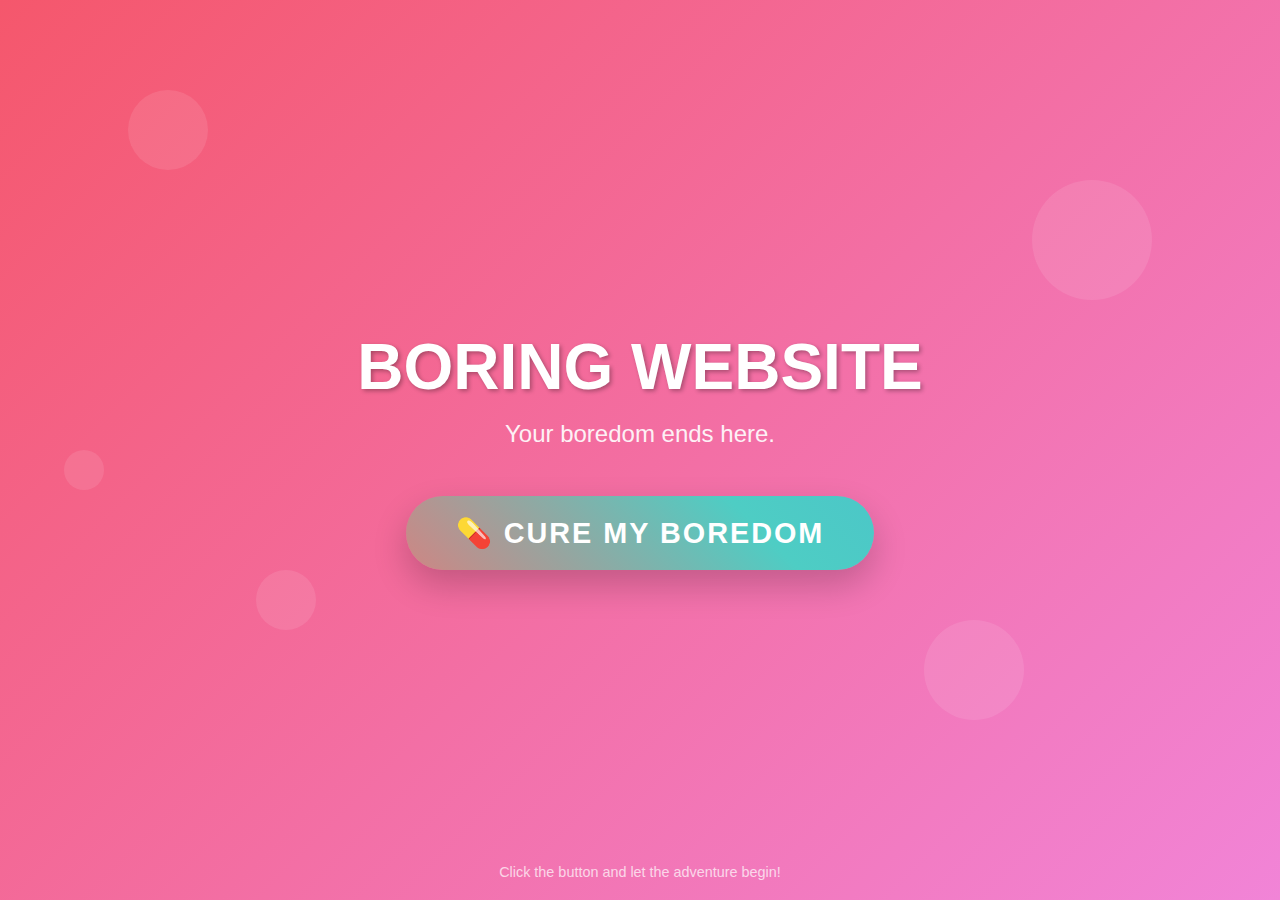
<file: index.html>
<!DOCTYPE html>
<html lang="en">
	<head>
		<meta charset="UTF-8" />
		<meta name="viewport" content="width=device-width, initial-scale=1.0" />
		<title>Boring Website - Cure Your Boredom</title>
		<style>
			* {
				margin: 0;
				padding: 0;
				box-sizing: border-box;
			}

			body {
				font-family: "Segoe UI", Tahoma, Geneva, Verdana, sans-serif;
				background: linear-gradient(-45deg, #667eea, #764ba2, #f093fb, #f5576c);
				background-size: 400% 400%;
				animation: gradientShift 15s ease infinite;
				height: 100vh;
				display: flex;
				justify-content: center;
				align-items: center;
				overflow: hidden;
				color: white;
			}

			@keyframes gradientShift {
				0% {
					background-position: 0% 50%;
				}
				50% {
					background-position: 100% 50%;
				}
				100% {
					background-position: 0% 50%;
				}
			}

			.container {
				text-align: center;
				z-index: 10;
				position: relative;
			}

			.floating-elements {
				position: absolute;
				top: 0;
				left: 0;
				width: 100%;
				height: 100%;
				overflow: hidden;
				z-index: 1;
			}

			.floating-element {
				position: absolute;
				background: rgba(255, 255, 255, 0.1);
				border-radius: 50%;
				animation: float 6s ease-in-out infinite;
			}

			@keyframes float {
				0%,
				100% {
					transform: translateY(0px) rotate(0deg);
				}
				50% {
					transform: translateY(-20px) rotate(180deg);
				}
			}

			h1 {
				font-size: 4rem;
				font-weight: 700;
				margin-bottom: 1rem;
				text-shadow: 2px 2px 4px rgba(0, 0, 0, 0.3);
				animation: glow 2s ease-in-out infinite alternate;
			}

			@keyframes glow {
				from {
					text-shadow: 2px 2px 4px rgba(0, 0, 0, 0.3),
						0 0 20px rgba(255, 255, 255, 0.3);
				}
				to {
					text-shadow: 2px 2px 4px rgba(0, 0, 0, 0.3),
						0 0 30px rgba(255, 255, 255, 0.6);
				}
			}

			.subtitle {
				font-size: 1.5rem;
				margin-bottom: 3rem;
				opacity: 0.9;
				font-weight: 300;
			}

			.cure-button {
				background: linear-gradient(45deg, #ff6b6b, #4ecdc4, #45b7d1, #96ceb4);
				background-size: 300% 300%;
				border: none;
				padding: 20px 50px;
				font-size: 1.8rem;
				font-weight: 600;
				color: white;
				border-radius: 50px;
				cursor: pointer;
				box-shadow: 0 15px 35px rgba(0, 0, 0, 0.2);
				transition: all 0.3s ease;
				animation: buttonGradient 3s ease infinite;
				text-transform: uppercase;
				letter-spacing: 2px;
			}

			@keyframes buttonGradient {
				0% {
					background-position: 0% 50%;
				}
				50% {
					background-position: 100% 50%;
				}
				100% {
					background-position: 0% 50%;
				}
			}

			.cure-button:hover {
				transform: translateY(-5px) scale(1.05);
				box-shadow: 0 25px 50px rgba(0, 0, 0, 0.3);
			}

			.cure-button:active {
				transform: translateY(-2px) scale(1.02);
			}

			.loading {
				display: none;
				margin-top: 2rem;
			}

			.loading-text {
				font-size: 1.2rem;
				margin-bottom: 1rem;
			}

			.loading-bar {
				width: 300px;
				height: 6px;
				background: rgba(255, 255, 255, 0.2);
				border-radius: 3px;
				margin: 0 auto;
				overflow: hidden;
			}

			.loading-progress {
				width: 0%;
				height: 100%;
				background: linear-gradient(90deg, #ff6b6b, #4ecdc4);
				border-radius: 3px;
				animation: loading 2s ease-in-out;
			}

			@keyframes loading {
				0% {
					width: 0%;
				}
				100% {
					width: 100%;
				}
			}

			.footer {
				position: absolute;
				bottom: 20px;
				left: 50%;
				transform: translateX(-50%);
				font-size: 0.9rem;
				opacity: 0.7;
			}

			@media (max-width: 768px) {
				h1 {
					font-size: 2.5rem;
				}
				.subtitle {
					font-size: 1.2rem;
				}
				.cure-button {
					padding: 15px 30px;
					font-size: 1.4rem;
				}
			}
		</style>
	</head>
	<body>
		<div class="floating-elements">
			<div
				class="floating-element"
				style="
					width: 80px;
					height: 80px;
					top: 10%;
					left: 10%;
					animation-delay: 0s;
				"
			></div>
			<div
				class="floating-element"
				style="
					width: 120px;
					height: 120px;
					top: 20%;
					right: 10%;
					animation-delay: 2s;
				"
			></div>
			<div
				class="floating-element"
				style="
					width: 60px;
					height: 60px;
					bottom: 30%;
					left: 20%;
					animation-delay: 4s;
				"
			></div>
			<div
				class="floating-element"
				style="
					width: 100px;
					height: 100px;
					bottom: 20%;
					right: 20%;
					animation-delay: 1s;
				"
			></div>
			<div
				class="floating-element"
				style="
					width: 40px;
					height: 40px;
					top: 50%;
					left: 5%;
					animation-delay: 3s;
				"
			></div>
		</div>

		<div class="container">
			<h1>BORING WEBSITE</h1>
			<p class="subtitle">Your boredom ends here.</p>

			<button class="cure-button" onclick="cureBoredom()">
				💊 CURE MY BOREDOM
			</button>

			<div class="loading" id="loading">
				<p class="loading-text">Finding the perfect cure...</p>
				<div class="loading-bar">
					<div class="loading-progress"></div>
				</div>
			</div>
		</div>

		<div class="footer">
			<p>Click the button and let the adventure begin!</p>
		</div>

		<script>
			// Array of interesting websites to cure boredom
			const boredomCures = ["./games/webcraft/index.html"];

			function cureBoredom() {
				const button = document.querySelector(".cure-button");
				const loading = document.getElementById("loading");

				// Show loading animation
				button.style.display = "none";
				loading.style.display = "block";

				// Add some suspense with a delay
				setTimeout(() => {
					// Pick a random cure
					const randomCure =
						boredomCures[Math.floor(Math.random() * boredomCures.length)];

					// Redirect to the random site
					window.open(randomCure, "_blank");

					// Reset the button after a short delay
					setTimeout(() => {
						button.style.display = "inline-block";
						loading.style.display = "none";
					}, 1000);
				}, 2000);
			}

			// Add some interactive sparkle effects
			document.addEventListener("mousemove", (e) => {
				if (Math.random() > 0.9) {
					createSparkle(e.clientX, e.clientY);
				}
			});

			function createSparkle(x, y) {
				const sparkle = document.createElement("div");
				sparkle.style.position = "absolute";
				sparkle.style.left = x + "px";
				sparkle.style.top = y + "px";
				sparkle.style.width = "4px";
				sparkle.style.height = "4px";
				sparkle.style.background = "white";
				sparkle.style.borderRadius = "50%";
				sparkle.style.pointerEvents = "none";
				sparkle.style.zIndex = "1000";
				sparkle.style.animation = "sparkle 1s ease-out forwards";

				document.body.appendChild(sparkle);

				setTimeout(() => {
					sparkle.remove();
				}, 1000);
			}

			// Add sparkle animation
			const style = document.createElement("style");
			style.textContent = `
            @keyframes sparkle {
                0% { opacity: 1; transform: scale(0) rotate(0deg); }
                50% { opacity: 1; transform: scale(1) rotate(180deg); }
                100% { opacity: 0; transform: scale(0) rotate(360deg); }
            }
        `;
			document.head.appendChild(style);
		</script>
	</body>
</html>
</file>
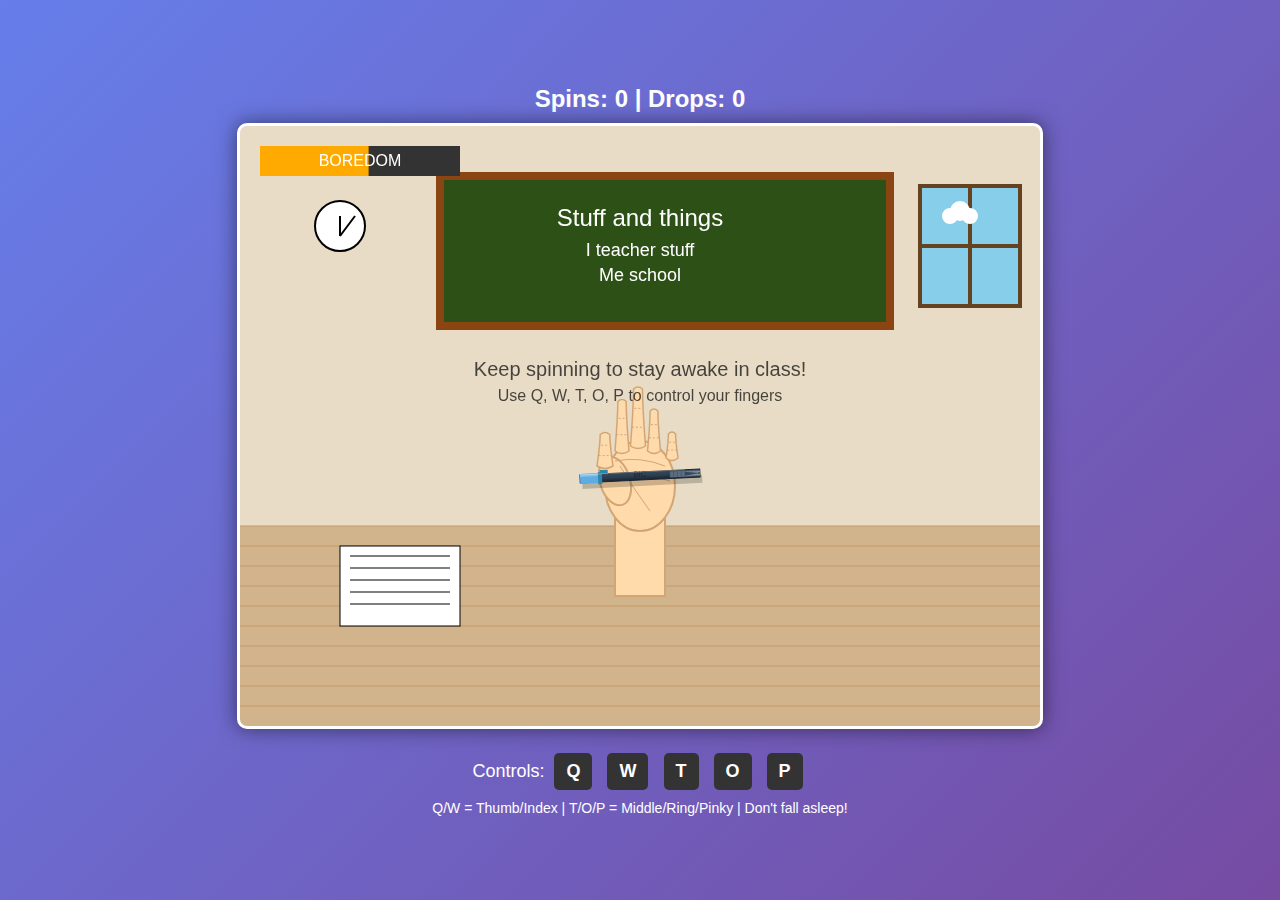
<file: games/pen_spinner/index.html>
<!DOCTYPE html>
<html lang="en">
	<head>
		<meta charset="UTF-8" />
		<meta name="viewport" content="width=device-width, initial-scale=1.0" />
		<title>Pen Spinner - Rage Game</title>
		<style>
			body {
				margin: 0;
				padding: 0;
				background: linear-gradient(135deg, #667eea 0%, #764ba2 100%);
				font-family: "Arial", sans-serif;
				display: flex;
				justify-content: center;
				align-items: center;
				min-height: 100vh;
				overflow: hidden;
			}

			#gameContainer {
				text-align: center;
				color: white;
			}

			#gameCanvas {
				border: 3px solid #fff;
				border-radius: 10px;
				background: #f0f0f0;
				box-shadow: 0 0 20px rgba(0, 0, 0, 0.5);
			}

			#controls {
				margin-top: 20px;
				font-size: 18px;
			}

			#score {
				font-size: 24px;
				font-weight: bold;
				margin-bottom: 10px;
			}

			.key {
				display: inline-block;
				background: #333;
				color: white;
				padding: 8px 12px;
				margin: 0 5px;
				border-radius: 5px;
				font-weight: bold;
			}

			.pressed {
				background: #ff6b6b !important;
				transform: scale(0.95);
			}
		</style>
	</head>
	<body>
		<div id="gameContainer">
			<div id="score">Spins: 0 | Drops: 0</div>
			<canvas id="gameCanvas" width="800" height="600"></canvas>
			<div id="controls">
				<div>
					Controls: <span class="key" id="keyQ">Q</span>
					<span class="key" id="keyW">W</span>
					<span class="key" id="keyT">T</span>
					<span class="key" id="keyO">O</span>
					<span class="key" id="keyP">P</span>
				</div>
				<div style="margin-top: 10px; font-size: 14px">
					Q/W = Thumb/Index | T/O/P = Middle/Ring/Pinky | Don't fall asleep!
				</div>
			</div>
		</div>

		<script>
			const canvas = document.getElementById("gameCanvas");
			const ctx = canvas.getContext("2d");

			// Game state
			let spins = 0;
			let drops = 0;
			let gameRunning = true;
			let boredom = 50; // Start at medium boredom
			let lastSpinTime = Date.now();

			// Hand and pen physics
			let hand = {
				x: canvas.width / 2,
				y: canvas.height / 2 + 50,
				fingers: {
					thumb: { angle: 0.3, force: 0, extended: 0.7 },
					index: { angle: 0.1, force: 0, extended: 0.9 },
					middle: { angle: -0.1, force: 0, extended: 0.95 },
					ring: { angle: -0.3, force: 0, extended: 0.8 },
					pinky: { angle: -0.4, force: 0, extended: 0.6 },
				},
			};

			let pen = {
				x: canvas.width / 2,
				y: canvas.height / 2,
				angle: 0,
				angularVelocity: 0,
				velocityX: 0,
				velocityY: 0,
				length: 120,
				held: true,
				stability: 1.0,
			};

			// Input handling
			let keys = {};

			document.addEventListener("keydown", (e) => {
				if (!gameRunning) {
					// Reset game on any key press
					spins = 0;
					drops = 0;
					boredom = 50;
					gameRunning = true;
					lastSpinTime = Date.now();
					resetPen();
					updateScore();
					return;
				}

				keys[e.key.toLowerCase()] = true;
				updateKeyVisuals(e.key.toLowerCase(), true);
			});

			document.addEventListener("keyup", (e) => {
				keys[e.key.toLowerCase()] = false;
				updateKeyVisuals(e.key.toLowerCase(), false);
			});

			function updateKeyVisuals(key, pressed) {
				const keyMap = {
					q: "keyQ",
					w: "keyW",
					t: "keyT",
					o: "keyO",
					p: "keyP",
				};
				const element = document.getElementById(keyMap[key]);
				if (element) {
					if (pressed) {
						element.classList.add("pressed");
					} else {
						element.classList.remove("pressed");
					}
				}
			}

			function updatePhysics() {
				if (!gameRunning) return;

				// Update boredom - increases over time, decreases when spinning
				const currentTime = Date.now();
				const timeSinceLastSpin = currentTime - lastSpinTime;

				// Boredom increases slowly over time
				boredom += 0.1;

				// Boredom reduction moved to spin counting section below
				// (removed the fast spinning boredom reduction here)

				// Clamp boredom between 0 and 100
				boredom = Math.max(0, Math.min(100, boredom));

				// Game over if too bored
				if (boredom >= 100) {
					gameRunning = false;
				}

				// Update finger forces based on input
				hand.fingers.thumb.force = keys["q"] ? 1 : 0;
				hand.fingers.index.force = keys["w"] ? 1 : 0;
				hand.fingers.middle.force = keys["t"] ? 1 : 0;
				hand.fingers.ring.force = keys["o"] ? 1 : 0;
				hand.fingers.pinky.force = keys["p"] ? 1 : 0;

				// Calculate finger positions and forces
				let totalForceX = 0;
				let totalForceY = 0;
				let torque = 0;

				Object.keys(hand.fingers).forEach((fingerName, index) => {
					const finger = hand.fingers[fingerName];

					// Awkward physics - each finger affects pen differently
					if (finger.force > 0) {
						const fingerAngle = finger.angle + (Math.random() - 0.5) * 0.1; // Add chaos
						const forceMultiplier = finger.extended * finger.force;

						// Each finger applies force at different points along pen
						const contactPoint = index / 3 - 0.5; // -0.5 to 0.5 along pen

						totalForceX += Math.cos(fingerAngle) * forceMultiplier * 2;
						totalForceY += Math.sin(fingerAngle) * forceMultiplier * 2;

						// Torque calculation (distance from center of mass)
						torque +=
							contactPoint *
							forceMultiplier *
							Math.cos(pen.angle - fingerAngle) *
							0.1;
					}
				});

				if (pen.held) {
					// Apply forces to pen
					pen.velocityX += totalForceX * 0.02;
					pen.velocityY += totalForceY * 0.02;
					pen.angularVelocity += torque;

					// Damping
					pen.velocityX *= 0.95;
					pen.velocityY *= 0.95;
					pen.angularVelocity *= 0.98;

					// Update pen position and rotation
					pen.x += pen.velocityX;
					pen.y += pen.velocityY;
					pen.angle += pen.angularVelocity;

					// Check if pen is dropped (moved too far from hand)
					const distFromHand = Math.sqrt(
						Math.pow(pen.x - hand.x, 2) + Math.pow(pen.y - hand.y, 2)
					);

					if (
						distFromHand > 80 ||
						Math.abs(pen.velocityX) > 5 ||
						Math.abs(pen.velocityY) > 5
					) {
						pen.held = false;
						drops++;
						boredom += 20; // Increased from 10 to 20 - dropping pen significantly increases boredom
						updateScore();
					}

					// Count spins
					if (Math.abs(pen.angularVelocity) > 0.15) {
						const currentSpin = Math.floor(Math.abs(pen.angle) / (Math.PI * 2));
						if (currentSpin > spins) {
							spins = currentSpin;
							boredom -= 5; // Reduce boredom only on complete spins
							lastSpinTime = currentTime;
							updateScore();
						}
					}

					// Keep pen somewhat near hand (rage game balance)
					pen.x = Math.max(hand.x - 100, Math.min(hand.x + 100, pen.x));
					pen.y = Math.max(hand.y - 100, Math.min(hand.y + 100, pen.y));
				} else {
					// Pen is falling
					pen.velocityY += 0.3; // gravity
					pen.x += pen.velocityX;
					pen.y += pen.velocityY;
					pen.angle += pen.angularVelocity;

					// Reset if pen falls off screen
					if (pen.y > canvas.height + 50) {
						resetPen();
					}
				}
			}

			function resetPen() {
				pen.x = hand.x;
				pen.y = hand.y;
				pen.angle = Math.random() * 0.4 - 0.2;
				pen.angularVelocity = 0;
				pen.velocityX = 0;
				pen.velocityY = 0;
				pen.held = true;
			}

			function updateScore() {
				document.getElementById(
					"score"
				).textContent = `Spins: ${spins} | Drops: ${drops} | Boredom: ${Math.floor(
					boredom
				)}%`;
			}

			function drawClassroom() {
				// Clear canvas with classroom floor
				ctx.fillStyle = "#e8dcc6";
				ctx.fillRect(0, 0, canvas.width, canvas.height);

				// Draw desk surface
				ctx.fillStyle = "#d2b48c";
				ctx.fillRect(0, canvas.height - 200, canvas.width, 200);

				// Desk wood grain
				ctx.strokeStyle = "#c19a6b";
				ctx.lineWidth = 1;
				for (let i = 0; i < 10; i++) {
					ctx.beginPath();
					ctx.moveTo(0, canvas.height - 200 + i * 20);
					ctx.lineTo(canvas.width, canvas.height - 200 + i * 20);
					ctx.stroke();
				}

				// Blackboard in background
				ctx.fillStyle = "#2d5016";
				ctx.fillRect(200, 50, canvas.width - 350, 150);
				ctx.strokeStyle = "#8b4513";
				ctx.lineWidth = 8;
				ctx.strokeRect(200, 50, canvas.width - 350, 150);

				// Chalk writing on board
				ctx.fillStyle = "#ffffff";
				ctx.font = "24px Arial";
				ctx.textAlign = "center";
				ctx.fillText("Stuff and things", canvas.width / 2, 100);
				ctx.font = "18px Arial";
				ctx.fillText("I teacher stuff", canvas.width / 2, 130);
				ctx.fillText("Me school", canvas.width / 2, 155);

				// Window
				ctx.fillStyle = "#87ceeb";
				ctx.fillRect(canvas.width - 120, 60, 100, 120);
				ctx.strokeStyle = "#654321";
				ctx.lineWidth = 4;
				ctx.strokeRect(canvas.width - 120, 60, 100, 120);

				// Window cross
				ctx.beginPath();
				ctx.moveTo(canvas.width - 70, 60);
				ctx.lineTo(canvas.width - 70, 180);
				ctx.moveTo(canvas.width - 120, 120);
				ctx.lineTo(canvas.width - 20, 120);
				ctx.stroke();

				// Clouds in window
				ctx.fillStyle = "#ffffff";
				ctx.beginPath();
				ctx.arc(canvas.width - 90, 90, 8, 0, Math.PI * 2);
				ctx.arc(canvas.width - 80, 85, 10, 0, Math.PI * 2);
				ctx.arc(canvas.width - 70, 90, 8, 0, Math.PI * 2);
				ctx.fill();

				// Clock
				ctx.fillStyle = "#ffffff";
				ctx.beginPath();
				ctx.arc(100, 100, 25, 0, Math.PI * 2);
				ctx.fill();
				ctx.strokeStyle = "#000000";
				ctx.lineWidth = 2;
				ctx.stroke();

				// Clock hands (showing a boring time)
				ctx.beginPath();
				ctx.moveTo(100, 110);
				ctx.lineTo(100, 90);
				ctx.moveTo(100, 110);
				ctx.lineTo(115, 90);
				ctx.stroke();

				// Notebook on desk
				ctx.fillStyle = "#ffffff";
				ctx.fillRect(100, canvas.height - 180, 120, 80);
				ctx.strokeStyle = "#000000";
				ctx.lineWidth = 1;
				ctx.strokeRect(100, canvas.height - 180, 120, 80);

				// Notebook lines
				for (let i = 0; i < 5; i++) {
					ctx.beginPath();
					ctx.moveTo(110, canvas.height - 170 + i * 12);
					ctx.lineTo(210, canvas.height - 170 + i * 12);
					ctx.stroke();
				}
			}

			function drawBoredomMeter() {
				// Boredom meter background
				ctx.fillStyle = "#333";
				ctx.fillRect(20, 20, 200, 30);

				// Boredom meter fill
				const boredomColor =
					boredom > 75 ? "#ff4444" : boredom > 50 ? "#ffaa00" : "#44ff44";
				ctx.fillStyle = boredomColor;
				ctx.fillRect(20, 20, (boredom / 100) * 200, 30);

				// Boredom meter text
				ctx.fillStyle = "#fff";
				ctx.font = "16px Arial";
				ctx.textAlign = "center";
				ctx.fillText("BOREDOM", 120, 40);

				// Game over text
				if (!gameRunning) {
					ctx.fillStyle = "rgba(0,0,0,0.8)";
					ctx.fillRect(0, 0, canvas.width, canvas.height);

					ctx.fillStyle = "#ff4444";
					ctx.font = "48px Arial";
					ctx.textAlign = "center";
					ctx.fillText("TOO BORED!", canvas.width / 2, canvas.height / 2 - 20);

					ctx.fillStyle = "#fff";
					ctx.font = "24px Arial";
					ctx.fillText(
						"Press any key to try again",
						canvas.width / 2,
						canvas.height / 2 + 30
					);
				}
			}

			function drawHand() {
				ctx.save();
				ctx.translate(hand.x, hand.y);

				// Draw wrist/forearm
				ctx.fillStyle = "#ffdbac";
				ctx.fillRect(-25, 40, 50, 80);
				ctx.strokeStyle = "#d4a574";
				ctx.lineWidth = 2;
				ctx.strokeRect(-25, 40, 50, 80);

				// Palm (more hand-shaped)
				ctx.fillStyle = "#ffdbac";
				ctx.beginPath();
				ctx.ellipse(0, 10, 35, 45, 0, 0, Math.PI * 2);
				ctx.fill();
				ctx.strokeStyle = "#d4a574";
				ctx.lineWidth = 2;
				ctx.stroke();

				// Thumb base (more realistic positioning)
				ctx.fillStyle = "#ffdbac";
				ctx.beginPath();
				ctx.ellipse(-25, 5, 15, 25, -0.3, 0, Math.PI * 2);
				ctx.fill();
				ctx.stroke();

				// Draw fingers as continuous shapes
				const fingerData = [
					{
						name: "thumb",
						x: -35,
						baseY: -10,
						angle: 0,
						length: hand.fingers.thumb.extended * 45,
						baseWidth: 16,
					},
					{
						name: "index",
						x: -18,
						baseY: -25,
						angle: 0,
						length: hand.fingers.index.extended * 55,
						baseWidth: 14,
					},
					{
						name: "middle",
						x: -2,
						baseY: -30,
						angle: 0,
						length: hand.fingers.middle.extended * 60,
						baseWidth: 15,
					},
					{
						name: "ring",
						x: 14,
						baseY: -25,
						angle: 0,
						length: hand.fingers.ring.extended * 50,
						baseWidth: 13,
					},
					{
						name: "pinky",
						x: 32,
						baseY: -18,
						angle: 0,
						length: hand.fingers.pinky.extended * 40,
						baseWidth: 12,
					},
				];

				fingerData.forEach((fingerInfo) => {
					const finger = hand.fingers[fingerInfo.name];

					ctx.save();
					ctx.translate(fingerInfo.x, fingerInfo.baseY);
					ctx.rotate(fingerInfo.angle);

					// Draw finger as one continuous tapered shape
					ctx.fillStyle = finger.force > 0 ? "#ffb3b3" : "#ffdbac";
					ctx.beginPath();

					const baseWidth = fingerInfo.baseWidth;
					const tipWidth = baseWidth * 0.6;
					const length = fingerInfo.length;

					// Left side of finger (tapered)
					ctx.moveTo(-baseWidth / 2, 0);
					ctx.quadraticCurveTo(
						-tipWidth / 2,
						-length * 0.7,
						-tipWidth / 2,
						-length
					);

					// Fingertip (rounded)
					ctx.quadraticCurveTo(0, -length - 4, tipWidth / 2, -length);

					// Right side of finger (tapered)
					ctx.quadraticCurveTo(tipWidth / 2, -length * 0.7, baseWidth / 2, 0);

					// Base of finger (rounded)
					ctx.quadraticCurveTo(0, 5, -baseWidth / 2, 0);

					ctx.closePath();
					ctx.fill();

					// Finger outline
					ctx.strokeStyle = finger.force > 0 ? "#ff6b6b" : "#d4a574";
					ctx.lineWidth = 1.5;
					ctx.stroke();

					// Subtle joint lines
					ctx.strokeStyle = "#c49984";
					ctx.lineWidth = 0.8;
					ctx.setLineDash([2, 2]);

					// First joint
					ctx.beginPath();
					ctx.moveTo(-baseWidth * 0.4, -length * 0.33);
					ctx.lineTo(baseWidth * 0.4, -length * 0.33);
					ctx.stroke();

					// Second joint
					ctx.beginPath();
					ctx.moveTo(-tipWidth * 0.4, -length * 0.66);
					ctx.lineTo(tipWidth * 0.4, -length * 0.66);
					ctx.stroke();

					ctx.setLineDash([]);

					// Fingernail
					ctx.fillStyle = "#f5deb3";
					ctx.beginPath();
					ctx.ellipse(0, -length + 2, tipWidth / 3, 3, 0, 0, Math.PI * 2);
					ctx.fill();

					ctx.restore();
				});

				// Palm lines for realism
				ctx.strokeStyle = "#d4a574";
				ctx.lineWidth = 1;
				ctx.beginPath();
				// Life line
				ctx.moveTo(-20, -10);
				ctx.quadraticCurveTo(-5, 15, 10, 35);
				// Heart line
				ctx.moveTo(-25, -15);
				ctx.quadraticCurveTo(0, -20, 25, -10);
				// Head line
				ctx.moveTo(-30, 0);
				ctx.quadraticCurveTo(0, -5, 30, 5);
				ctx.stroke();

				ctx.restore();
			}

			function drawPen() {
				ctx.save();
				ctx.translate(pen.x, pen.y);
				ctx.rotate(pen.angle);

				const penLength = pen.length;

				// Pen shadow for depth
				ctx.fillStyle = "rgba(0,0,0,0.2)";
				ctx.fillRect(-penLength / 2 + 2, 2, penLength, 8);

				// Main pen body (gradient effect)
				const gradient = ctx.createLinearGradient(0, -4, 0, 4);
				gradient.addColorStop(0, pen.held ? "#34495e" : "#e74c3c");
				gradient.addColorStop(0.5, pen.held ? "#2c3e50" : "#c0392b");
				gradient.addColorStop(1, pen.held ? "#1a252f" : "#a93226");

				ctx.fillStyle = gradient;
				ctx.fillRect(-penLength / 2, -4, penLength, 8);

				// Pen body outline
				ctx.strokeStyle = "#1a252f";
				ctx.lineWidth = 1;
				ctx.strokeRect(-penLength / 2, -4, penLength, 8);

				// Pen grip section (textured)
				ctx.fillStyle = "#5d6d7e";
				ctx.fillRect(penLength / 4, -3, penLength / 4, 6);

				// Grip texture lines
				ctx.strokeStyle = "#34495e";
				ctx.lineWidth = 0.5;
				for (let i = 0; i < 8; i++) {
					const x = penLength / 4 + (i * (penLength / 4)) / 8;
					ctx.beginPath();
					ctx.moveTo(x, -3);
					ctx.lineTo(x, 3);
					ctx.stroke();
				}

				// Pen tip (more detailed)
				ctx.fillStyle = "#85929e";
				ctx.fillRect(penLength / 2 - 15, -2, 15, 4);

				// Tip cone
				ctx.fillStyle = "#34495e";
				ctx.beginPath();
				ctx.moveTo(penLength / 2 - 15, -2);
				ctx.lineTo(penLength / 2, 0);
				ctx.lineTo(penLength / 2 - 15, 2);
				ctx.closePath();
				ctx.fill();

				// Writing tip
				ctx.fillStyle = "#1c2833";
				ctx.fillRect(penLength / 2 - 2, -0.5, 2, 1);

				// Pen cap (more detailed)
				ctx.fillStyle = "#5dade2";
				ctx.fillRect(-penLength / 2, -5, 20, 10);

				// Cap highlight
				ctx.fillStyle = "#85c1e9";
				ctx.fillRect(-penLength / 2, -5, 20, 3);

				// Cap clip
				ctx.fillStyle = "#2e86ab";
				ctx.fillRect(-penLength / 2 + 18, -6, 4, 12);
				ctx.fillRect(-penLength / 2 + 20, -8, 8, 4);

				// Brand text (optional detail)
				ctx.fillStyle = "#1a252f";
				ctx.font = "8px Arial";
				ctx.textAlign = "center";
				ctx.fillText("BIC", 0, 1);

				// Pen highlights for 3D effect
				ctx.strokeStyle = "rgba(255,255,255,0.3)";
				ctx.lineWidth = 1;
				ctx.beginPath();
				ctx.moveTo(-penLength / 2, -4);
				ctx.lineTo(penLength / 2 - 15, -4);
				ctx.stroke();

				ctx.restore();
			}

			function draw() {
				// Draw classroom background
				drawClassroom();

				// Draw boredom meter
				drawBoredomMeter();

				// Draw game elements
				drawHand();
				drawPen();

				// Draw instructions if just started
				if (spins === 0 && drops === 0 && gameRunning) {
					ctx.fillStyle = "rgba(0,0,0,0.7)";
					ctx.font = "20px Arial";
					ctx.textAlign = "center";
					ctx.fillText(
						"Keep spinning to stay awake in class!",
						canvas.width / 2,
						250
					);
					ctx.font = "16px Arial";
					ctx.fillText(
						"Use Q, W, T, O, P to control your fingers",
						canvas.width / 2,
						275
					);
				}
			}

			function gameLoop() {
				updatePhysics();
				draw();
				requestAnimationFrame(gameLoop);
			}

			// Start the game
			resetPen();
			gameLoop();
		</script>
	</body>
</html>
</html>
</file>
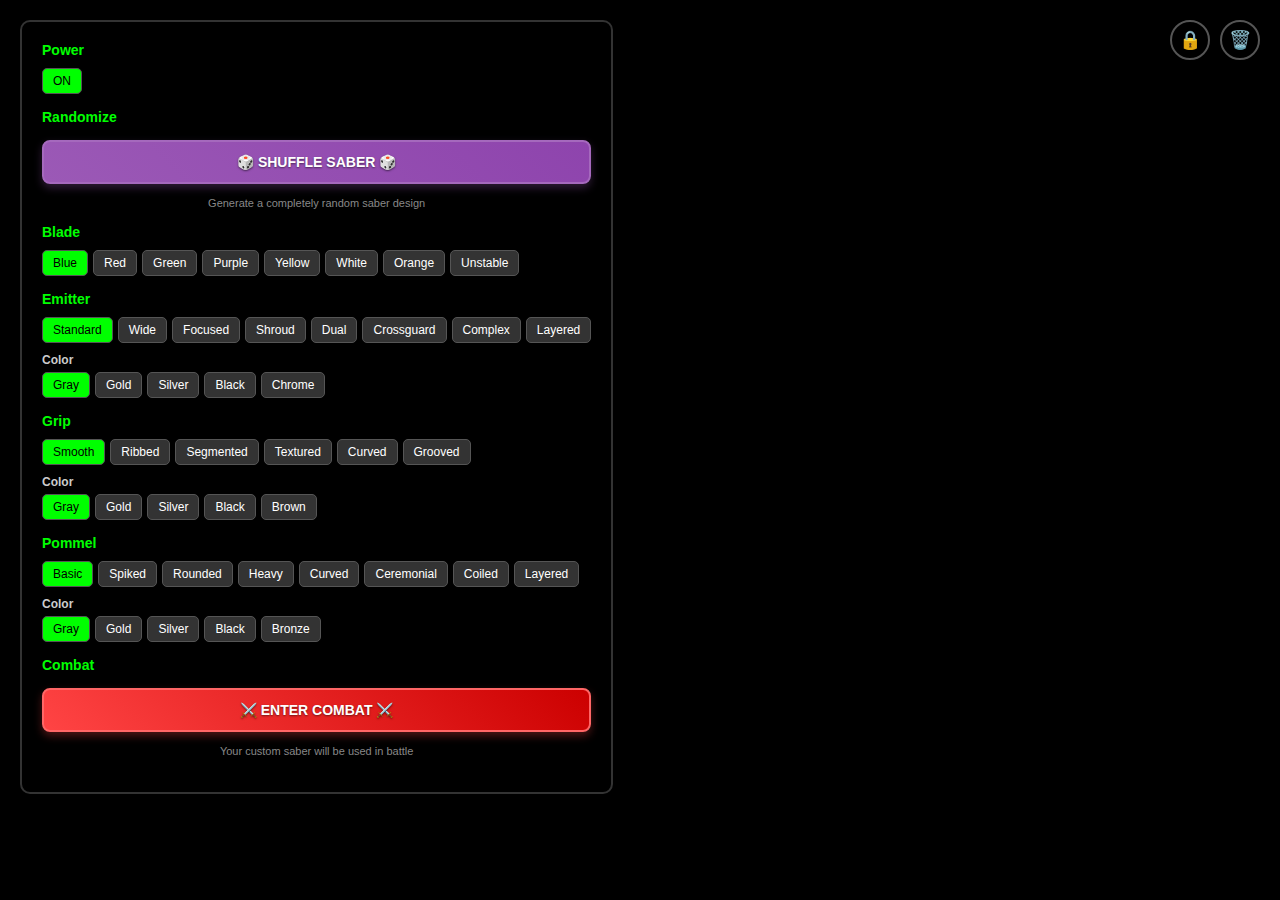
<file: games/saber_maker/index.html>
<!DOCTYPE html>
<html lang="en">
	<head>
		<meta charset="UTF-8" />
		<meta name="viewport" content="width=device-width, initial-scale=1.0" />
		<title>Saber Maker</title>
		<style>
			body {
				margin: 0;
				padding: 0;
				overflow: hidden;
				background: #000;
				font-family: "Arial", sans-serif;
				color: white;
			}
			#gameCanvas {
				width: 100%;
				height: 100vh;
				display: block;
			}
			#menu {
				position: absolute;
				top: 20px;
				left: 20px;
				background: rgba(0, 0, 0, 0.8);
				padding: 20px;
				border-radius: 10px;
				border: 2px solid #333;
				min-width: 250px;
				max-height: 85vh;
				overflow-y: auto;
			}
			/* Reset and Privacy Buttons */
			.reset-button,
			.privacy-button {
				position: fixed;
				top: 20px;
				width: 40px;
				height: 40px;
				border: none;
				border-radius: 50%;
				cursor: pointer;
				font-size: 18px;
				transition: all 0.3s ease;
				z-index: 1000;
				background: rgba(0, 0, 0, 0.8);
				color: white;
				border: 2px solid #555;
			}
			.reset-button {
				right: 20px;
			}
			.privacy-button {
				right: 70px;
			}
			.reset-button:hover {
				background: #ff4444;
				transform: scale(1.1);
				box-shadow: 0 0 20px rgba(255, 68, 68, 0.5);
			}
			.privacy-button:hover {
				background: #4caf50;
				transform: scale(1.1);
				box-shadow: 0 0 20px rgba(76, 175, 80, 0.5);
			}

			/* Privacy Modal */
			.privacy-modal {
				position: fixed;
				top: 0;
				left: 0;
				width: 100%;
				height: 100%;
				background: rgba(0, 0, 0, 0.8);
				display: none;
				justify-content: center;
				align-items: center;
				z-index: 2000;
			}
			.privacy-modal.show {
				display: flex;
			}
			.privacy-content {
				background: #1a1a1a;
				border-radius: 15px;
				border: 2px solid #333;
				padding: 30px;
				max-width: 500px;
				max-height: 80vh;
				overflow-y: auto;
				color: white;
				position: relative;
				box-shadow: 0 10px 30px rgba(0, 0, 0, 0.5);
			}
			.privacy-close {
				position: absolute;
				top: 15px;
				right: 20px;
				background: none;
				border: none;
				color: #888;
				font-size: 24px;
				cursor: pointer;
			}
			.privacy-close:hover {
				color: #ff4444;
			}
			.privacy-content h2 {
				color: #00ff00;
				margin-bottom: 20px;
			}
			.privacy-content ul {
				padding-left: 20px;
			}
			.privacy-content li {
				margin-bottom: 10px;
				line-height: 1.4;
			}
			.privacy-content strong {
				color: #4ecdc4;
			}

			/* Existing styles... */
			.menu-section {
				margin-bottom: 15px;
			}
			.menu-section h3 {
				margin: 0 0 10px 0;
				color: #00ff00;
				font-size: 14px;
			}
			.part-buttons {
				display: flex;
				gap: 5px;
				flex-wrap: wrap;
			}
			.part-button {
				background: #333;
				border: 1px solid #555;
				color: white;
				padding: 5px 10px;
				border-radius: 5px;
				cursor: pointer;
				font-size: 12px;
				transition: background 0.2s;
			}
			.part-button:hover {
				background: #555;
			}
			.part-button.active {
				background: #00ff00;
				color: black;
			}
			.action-button {
				background: #444;
				border: 2px solid #666;
				color: white;
				padding: 12px 20px;
				border-radius: 8px;
				cursor: pointer;
				font-size: 14px;
				font-weight: bold;
				transition: all 0.3s;
				width: 100%;
				margin: 5px 0;
			}
			.action-button:hover {
				background: #555;
				border-color: #888;
				transform: translateY(-2px);
			}
			.fight-button {
				background: linear-gradient(45deg, #ff4444, #cc0000);
				border-color: #ff6666;
				color: white;
				text-shadow: 0 1px 2px rgba(0, 0, 0, 0.5);
				box-shadow: 0 4px 8px rgba(255, 68, 68, 0.3);
			}
			.fight-button:hover {
				background: linear-gradient(45deg, #ff6666, #ee0000);
				box-shadow: 0 6px 12px rgba(255, 68, 68, 0.4);
			}
			.shuffle-button {
				background: linear-gradient(45deg, #9b59b6, #8e44ad);
				border-color: #a569bd;
				color: white;
				text-shadow: 0 1px 2px rgba(0, 0, 0, 0.5);
				box-shadow: 0 4px 8px rgba(155, 89, 182, 0.3);
			}
			.shuffle-button:hover {
				background: linear-gradient(45deg, #af6fb8, #9c56b8);
				box-shadow: 0 6px 12px rgba(155, 89, 182, 0.4);
			}
		</style>
	</head>
	<body>
		<!-- Reset and Privacy Buttons -->
		<button
			class="reset-button"
			id="resetButton"
			title="Delete Saved Saber Data"
		>
			🗑️
		</button>
		<button
			class="privacy-button"
			id="privacyButton"
			title="Privacy Information"
		>
			🔒
		</button>

		<!-- Privacy Modal -->
		<div class="privacy-modal" id="privacyModal">
			<div class="privacy-content">
				<button class="privacy-close" id="privacyClose">×</button>
				<h2>🔒 Privacy & Data Storage</h2>
				<p><strong>Your privacy is important to us!</strong></p>

				<p>
					This saber maker uses <strong>local storage</strong> to save your
					custom saber directly on your device. Here's what you need to know:
				</p>

				<ul>
					<li>
						<strong>What we store:</strong> Only your saber configuration (blade
						color, pommel/grip/emitter types and colors, power state)
					</li>
					<li>
						<strong>Where it's stored:</strong> Locally on your device only -
						never sent to any servers
					</li>
					<li>
						<strong>Who can access it:</strong> Only you, on this device and
						browser
					</li>
					<li>
						<strong>No tracking:</strong> We don't track your activity or
						collect personal information
					</li>
					<li>
						<strong>No cookies:</strong> We don't use cookies for tracking or
						advertising
					</li>
				</ul>

				<p>
					You can clear your saved saber data anytime using the reset button
					(🗑️) or by clearing your browser's local storage.
				</p>

				<p>
					<strong
						>This storage allows the saber maker to remember your custom design
						between sessions and for use in the fighting game.</strong
					>
				</p>
			</div>
		</div>

		<canvas id="gameCanvas"></canvas>
		<div id="menu">
			<!-- Power Section -->
			<div class="menu-section">
				<h3>Power</h3>
				<button id="powerToggle" class="part-button active">ON</button>
			</div>

			<!-- Randomize Section -->
			<div class="menu-section">
				<h3>Randomize</h3>
				<button id="shuffleButton" class="action-button shuffle-button">
					🎲 SHUFFLE SABER 🎲
				</button>
				<p
					style="
						font-size: 11px;
						color: #888;
						margin: 8px 0 0 0;
						text-align: center;
					"
				>
					Generate a completely random saber design
				</p>
			</div>

			<div class="menu-section">
				<h3>Blade</h3>
				<div class="part-buttons" data-section="blade">
					<button class="part-button active" data-type="blue">Blue</button>
					<button class="part-button" data-type="red">Red</button>
					<button class="part-button" data-type="green">Green</button>
					<button class="part-button" data-type="purple">Purple</button>
					<button class="part-button" data-type="yellow">Yellow</button>
					<button class="part-button" data-type="white">White</button>
					<button class="part-button" data-type="orange">Orange</button>
					<button class="part-button" data-type="unstable">Unstable</button>
				</div>
			</div>
			<div class="menu-section">
				<h3>Emitter</h3>
				<div class="part-buttons" data-section="emitter">
					<button class="part-button active" data-type="standard">
						Standard
					</button>
					<button class="part-button" data-type="wide">Wide</button>
					<button class="part-button" data-type="focused">Focused</button>
					<button class="part-button" data-type="shroud">Shroud</button>
					<button class="part-button" data-type="dual">Dual</button>
					<button class="part-button" data-type="crossguard">Crossguard</button>
					<button class="part-button" data-type="complex">Complex</button>
					<button class="part-button" data-type="layered">Layered</button>
				</div>
				<h4 style="margin: 10px 0 5px 0; color: #ccc; font-size: 12px">
					Color
				</h4>
				<div class="part-buttons" data-section="emitter-color">
					<button class="part-button active" data-type="gray">Gray</button>
					<button class="part-button" data-type="gold">Gold</button>
					<button class="part-button" data-type="silver">Silver</button>
					<button class="part-button" data-type="black">Black</button>
					<button class="part-button" data-type="chrome">Chrome</button>
				</div>
			</div>
			<div class="menu-section">
				<h3>Grip</h3>
				<div class="part-buttons" data-section="grip">
					<button class="part-button active" data-type="smooth">Smooth</button>
					<button class="part-button" data-type="ribbed">Ribbed</button>
					<button class="part-button" data-type="segmented">Segmented</button>
					<button class="part-button" data-type="textured">Textured</button>
					<button class="part-button" data-type="curved">Curved</button>
					<button class="part-button" data-type="grooved">Grooved</button>
				</div>
				<h4 style="margin: 10px 0 5px 0; color: #ccc; font-size: 12px">
					Color
				</h4>
				<div class="part-buttons" data-section="grip-color">
					<button class="part-button active" data-type="gray">Gray</button>
					<button class="part-button" data-type="gold">Gold</button>
					<button class="part-button" data-type="silver">Silver</button>
					<button class="part-button" data-type="black">Black</button>
					<button class="part-button" data-type="brown">Brown</button>
				</div>
			</div>
			<div class="menu-section">
				<h3>Pommel</h3>
				<div class="part-buttons" data-section="pommel">
					<button class="part-button active" data-type="basic">Basic</button>
					<button class="part-button" data-type="spiked">Spiked</button>
					<button class="part-button" data-type="rounded">Rounded</button>
					<button class="part-button" data-type="heavy">Heavy</button>
					<button class="part-button" data-type="curved">Curved</button>
					<button class="part-button" data-type="ceremonial">Ceremonial</button>
					<button class="part-button" data-type="coiled">Coiled</button>
					<button class="part-button" data-type="layered">Layered</button>
				</div>
				<h4 style="margin: 10px 0 5px 0; color: #ccc; font-size: 12px">
					Color
				</h4>
				<div class="part-buttons" data-section="pommel-color">
					<button class="part-button active" data-type="gray">Gray</button>
					<button class="part-button" data-type="gold">Gold</button>
					<button class="part-button" data-type="silver">Silver</button>
					<button class="part-button" data-type="black">Black</button>
					<button class="part-button" data-type="bronze">Bronze</button>
				</div>
			</div>

			<!-- Fight Button Section -->
			<div class="menu-section">
				<h3>Combat</h3>
				<button id="fightButton" class="action-button fight-button">
					⚔️ ENTER COMBAT ⚔️
				</button>
				<p
					style="
						font-size: 11px;
						color: #888;
						margin: 8px 0 0 0;
						text-align: center;
					"
				>
					Your custom saber will be used in battle
				</p>
			</div>
		</div>
		<script src="https://cdn.babylonjs.com/babylon.js"></script>
		<script src="saber-drawer.js"></script>
		<script src="saber-maker.js"></script>
	</body>
</html>
</file>
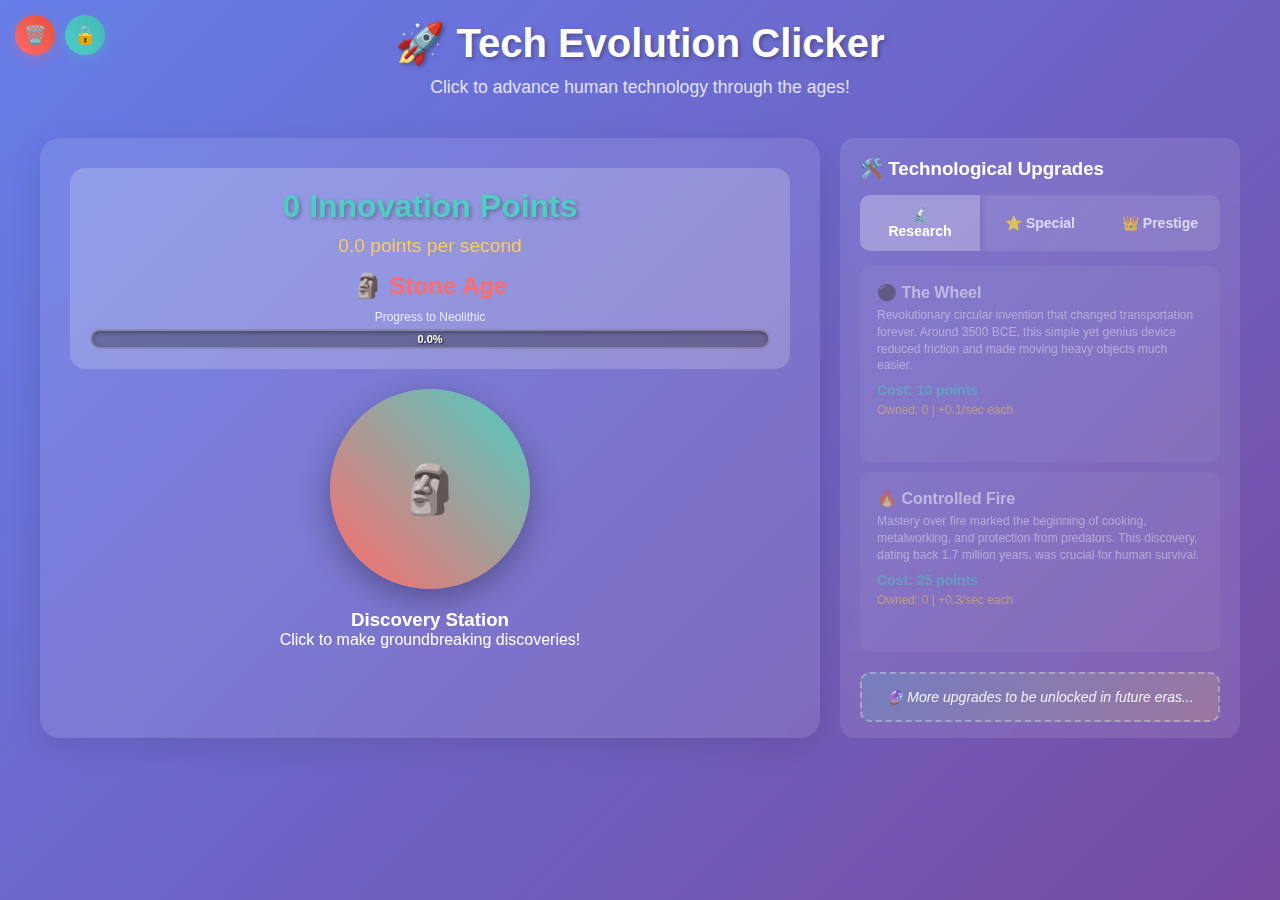
<file: games/TechEvo Clicker/index.html>
<!DOCTYPE html>
<html lang="en">
  <head>
    <meta charset="UTF-8" />
    <meta name="viewport" content="width=device-width, initial-scale=1.0" />
    <title>TechEvo Clicker</title>
    <link rel="stylesheet" href="styles.css" />
  </head>
  <body>
    <button class="reset-button" id="resetButton" title="Reset All Progress">
      🗑️
    </button>
    <button
      class="privacy-button"
      id="privacyButton"
      title="Privacy Information"
    >
      🔒
    </button>

    <!-- Privacy Modal -->
    <div class="privacy-modal" id="privacyModal">
      <div class="privacy-content">
        <button class="privacy-close" id="privacyClose">×</button>
        <h2>🔒 Privacy & Data Storage</h2>
        <p><strong>Your privacy is important to us!</strong></p>

        <p>
          This game uses <strong>local storage</strong> to save your progress
          directly on your device. Here's what you need to know:
        </p>

        <ul>
          <li>
            <strong>What we store:</strong> Only your game progress (points,
            upgrades, prestige levels)
          </li>
          <li>
            <strong>Where it's stored:</strong> Locally on your device only -
            never sent to any servers
          </li>
          <li>
            <strong>Who can access it:</strong> Only you, on this device and
            browser
          </li>
          <li>
            <strong>No tracking:</strong> We don't track your activity or
            collect personal information
          </li>
          <li>
            <strong>No cookies:</strong> We don't use cookies for tracking or
            advertising
          </li>
        </ul>

        <p>
          You can clear your saved data anytime using the reset button (🗑️) or
          by clearing your browser's local storage.
        </p>

        <p>
          <strong
            >This storage is essential for the game to remember your progress
            between sessions.</strong
          >
        </p>
      </div>
    </div>

    <h1>🚀 Tech Evolution Clicker</h1>
    <p class="subtitle">Click to advance human technology through the ages!</p>

    <div class="game-container">
      <div class="main-area">
        <div class="stats">
          <div class="points-display" id="points">0 Innovation Points</div>
          <div class="pps-display" id="pps">0 points per second</div>
          <div class="era-display">
            <div class="era-name" id="eraName">🗿 Stone Age</div>
            <div class="era-progress-container" id="eraProgressContainer">
              <div class="era-progress-label" id="eraProgressLabel">
                Progress to Neolithic
              </div>
              <div class="era-progress-bar">
                <div class="era-progress-fill" id="eraProgressFill"></div>
                <div class="era-progress-text" id="eraProgressText">0%</div>
              </div>
            </div>
          </div>
        </div>

        <button class="click-area" id="clickButton">🔥</button>

        <div id="clickText">
          <h3>Discovery Station</h3>
          <p>Click to make groundbreaking discoveries!</p>
        </div>
      </div>

      <div class="upgrades">
        <h3 style="margin-bottom: 15px">🛠️ Technological Upgrades</h3>

        <div class="upgrade-tabs">
          <button class="tab-button active" id="normalTab">🔬 Research</button>
          <button class="tab-button" id="specialTab">⭐ Special</button>
          <button class="tab-button" id="prestigeTab">👑 Prestige</button>
        </div>

        <div class="tab-content active" id="normalContent">
          <div id="normalUpgradesList"></div>
        </div>

        <div class="tab-content" id="specialContent">
          <div id="specialUpgradesList"></div>
        </div>

        <div class="tab-content" id="prestigeContent">
          <div id="prestigeInfo"></div>
        </div>
      </div>
    </div>

    <script>
      class TechClickerGame {
        constructor() {
          this.points = 0;
          this.pointsPerSecond = 0;
          this.clickPower = 1;
          this.highestEraReached = 0; // Track the highest era index reached
          this.luckLevel = 0; // Track luck upgrade level
          this.efficiencyLevel = 0; // Track efficiency upgrade level
          this.automationLevel = 0; // Track automation upgrade level
          this.multiplierLevel = 0; // Track multiplier upgrade level
          this.timeWarpLevel = 0; // Track time warp upgrade level
          this.activeTab = "normal"; // Track which tab is active
          this.prestigeCount = 0; // Track number of prestiges
          this.prestigeRequirement = 15000000; // Cost to prestige (1.5x final upgrade cost)

          this.upgrades = [
            {
              id: "wheel",
              name: "⚫ The Wheel",
              description:
                "Revolutionary circular invention that changed transportation forever. Around 3500 BCE, this simple yet genius device reduced friction and made moving heavy objects much easier.",
              baseCost: 10,
              pointsPerSecond: 0.1,
              owned: 0,
              era: "Stone Age",
            },
            {
              id: "fire",
              name: "🔥 Controlled Fire",
              description:
                "Mastery over fire marked the beginning of cooking, metalworking, and protection from predators. This discovery, dating back 1.7 million years, was crucial for human survival.",
              baseCost: 25,
              pointsPerSecond: 0.3,
              owned: 0,
              era: "Stone Age",
            },
            {
              id: "luck",
              name: "🍀 Lucky Discovery",
              description:
                "Sometimes the greatest breakthroughs happen by accident! Each level increases your chance of making a serendipitous discovery while clicking by 1%. Bonus scales with your current era!",
              baseCost: 50,
              pointsPerSecond: 0,
              owned: 0,
              era: "Stone Age",
              isSpecial: true,
            },
            {
              id: "efficiency",
              name: "⚡ Efficiency Engine",
              description:
                "Optimize your research processes! Each level increases ALL upgrade effectiveness by 2%. This compounds with itself, making later upgrades much more powerful!",
              baseCost: 500,
              pointsPerSecond: 0,
              owned: 0,
              era: "Industrial Age",
              isSpecial: true,
            },
            {
              id: "automation",
              name: "🤖 Research Automation",
              description:
                "Automate your discovery process! Each level gives you 0.5% of your current points per second as bonus points per click. More progress = stronger clicks!",
              baseCost: 2500,
              pointsPerSecond: 0,
              owned: 0,
              era: "Digital Age",
              isSpecial: true,
            },
            {
              id: "multiplier",
              name: "🎯 Focus Multiplier",
              description:
                "Channel your focus for breakthrough moments! Each level gives a 1% chance per click to gain 10x points for that click. Stack with luck for incredible combos!",
              baseCost: 10000,
              pointsPerSecond: 0,
              owned: 0,
              era: "Information Age",
              isSpecial: true,
            },
            {
              id: "timeWarp",
              name: "⏰ Time Acceleration",
              description:
                "Bend time itself to accelerate research! Each level increases your points per second by 5% of your total click power. Active clicking becomes more valuable!",
              baseCost: 50000,
              pointsPerSecond: 0,
              owned: 0,
              era: "AI Age",
              isSpecial: true,
            },
            {
              id: "agriculture",
              name: "🌾 Agriculture",
              description:
                "The Neolithic Revolution (~10,000 BCE) allowed humans to settle and form civilizations. Growing crops instead of hunting-gathering changed everything.",
              baseCost: 100,
              pointsPerSecond: 1,
              owned: 0,
              era: "Neolithic",
            },
            {
              id: "writing",
              name: "📜 Writing System",
              description:
                "Cuneiform and hieroglyphics (~3200 BCE) allowed humans to record information, laws, and stories. Knowledge could now be preserved across generations.",
              baseCost: 250,
              pointsPerSecond: 2.5,
              owned: 0,
              era: "Bronze Age",
            },
            {
              id: "bronze",
              name: "🔨 Bronze Working",
              description:
                "Combining copper and tin (~3300 BCE) created stronger tools and weapons. The Bronze Age began, revolutionizing craftsmanship and warfare.",
              baseCost: 500,
              pointsPerSecond: 5,
              owned: 0,
              era: "Bronze Age",
            },
            {
              id: "iron",
              name: "⚔️ Iron Smelting",
              description:
                "Iron working (~1500 BCE) produced even stronger materials than bronze. Better tools, weapons, and farming equipment followed.",
              baseCost: 1000,
              pointsPerSecond: 10,
              owned: 0,
              era: "Iron Age",
            },
            {
              id: "printing",
              name: "📖 Printing Press",
              description:
                "Gutenberg's invention (1440 CE) democratized knowledge. Books became affordable, spreading literacy and accelerating the Renaissance.",
              baseCost: 2500,
              pointsPerSecond: 25,
              owned: 0,
              era: "Renaissance",
            },
            {
              id: "steam",
              name: "🚂 Steam Engine",
              description:
                "James Watt's improvements (1769) powered the Industrial Revolution. Factories, trains, and ships transformed society and economics.",
              baseCost: 5000,
              pointsPerSecond: 50,
              owned: 0,
              era: "Industrial Age",
            },
            {
              id: "electricity",
              name: "⚡ Electricity",
              description:
                "Tesla and Edison's work brought power to homes and factories. The late 1800s saw the birth of the modern electrical world.",
              baseCost: 10000,
              pointsPerSecond: 100,
              owned: 0,
              era: "Industrial Age",
            },
            {
              id: "telephone",
              name: "📞 Telephone",
              description:
                "Bell's 1876 invention revolutionized communication. For the first time, people could talk across vast distances instantly.",
              baseCost: 25000,
              pointsPerSecond: 250,
              owned: 0,
              era: "Industrial Age",
            },
            {
              id: "automobile",
              name: "🚗 Automobile",
              description:
                "Ford's assembly line (1913) made cars affordable for everyone. Personal transportation transformed cities and society.",
              baseCost: 50000,
              pointsPerSecond: 500,
              owned: 0,
              era: "Industrial Age",
            },
            {
              id: "airplane",
              name: "✈️ Airplane",
              description:
                "The Wright Brothers' 1903 flight made the world smaller. Aviation connected continents and made global travel possible.",
              baseCost: 100000,
              pointsPerSecond: 1000,
              owned: 0,
              era: "Modern Age",
            },
            {
              id: "computer",
              name: "💻 Computer",
              description:
                "ENIAC (1946) and early computers laid the groundwork for the digital age. Calculating machines became thinking machines.",
              baseCost: 250000,
              pointsPerSecond: 2500,
              owned: 0,
              era: "Digital Age",
            },
            {
              id: "transistor",
              name: "🔬 Transistor",
              description:
                "Bell Labs' 1947 invention replaced vacuum tubes. This tiny switch enabled everything from radios to smartphones.",
              baseCost: 500000,
              pointsPerSecond: 5000,
              owned: 0,
              era: "Digital Age",
            },
            {
              id: "internet",
              name: "🌐 Internet",
              description:
                "ARPANET (1969) evolved into the World Wide Web. Tim Berners-Lee's 1989 creation connected humanity like never before.",
              baseCost: 1000000,
              pointsPerSecond: 10000,
              owned: 0,
              era: "Information Age",
            },
            {
              id: "smartphone",
              name: "📱 Smartphone",
              description:
                "The iPhone (2007) put a computer in everyone's pocket. Mobile computing changed how we work, learn, and connect.",
              baseCost: 2500000,
              pointsPerSecond: 25000,
              owned: 0,
              era: "Information Age",
            },
            {
              id: "ai",
              name: "🤖 Artificial Intelligence",
              description:
                "Machine learning and neural networks are creating intelligent systems. AI is beginning to augment and enhance human capabilities.",
              baseCost: 5000000,
              pointsPerSecond: 50000,
              owned: 0,
              era: "AI Age",
            },
            {
              id: "quantum",
              name: "⚛️ Quantum Computing",
              description:
                "Quantum computers use quantum mechanics to solve problems impossible for classical computers. The future of computing is quantum.",
              baseCost: 10000000,
              pointsPerSecond: 100000,
              owned: 0,
              era: "Quantum Age",
            },
          ];

          this.eras = [
            { name: "Stone Age", threshold: 0, icon: "🗿" },
            { name: "Neolithic", threshold: 100, icon: "🌾" },
            { name: "Bronze Age", threshold: 500, icon: "🔨" },
            { name: "Iron Age", threshold: 2000, icon: "⚔️" },
            { name: "Renaissance", threshold: 10000, icon: "🎨" },
            { name: "Industrial Age", threshold: 50000, icon: "🏭" },
            { name: "Modern Age", threshold: 250000, icon: "🚀" },
            { name: "Digital Age", threshold: 1000000, icon: "💻" },
            { name: "Information Age", threshold: 5000000, icon: "🌐" },
            { name: "AI Age", threshold: 25000000, icon: "🤖" },
            { name: "Quantum Age", threshold: 100000000, icon: "⚛️" },
          ];

          this.init();
        }

        init() {
          this.loadGame();
          this.setupEventListeners();
          this.renderUpgrades();
          this.updateDisplay();
          this.startAutoSave();
          this.startPointsPerSecond();
        }

        setupEventListeners() {
          document
            .getElementById("clickButton")
            .addEventListener("click", (e) => this.handleClick(e));
          document
            .getElementById("normalUpgradesList")
            .addEventListener("click", (e) => this.handleUpgradeClick(e));
          document
            .getElementById("specialUpgradesList")
            .addEventListener("click", (e) => this.handleUpgradeClick(e));
          document
            .getElementById("normalTab")
            .addEventListener("click", () => this.switchTab("normal"));
          document
            .getElementById("specialTab")
            .addEventListener("click", () => this.switchTab("special"));
          document
            .getElementById("prestigeTab")
            .addEventListener("click", () => this.switchTab("prestige"));
          document
            .getElementById("resetButton")
            .addEventListener("click", () => this.confirmReset());
          document
            .getElementById("privacyButton")
            .addEventListener("click", () => this.showPrivacyModal());
          document
            .getElementById("privacyClose")
            .addEventListener("click", () => this.hidePrivacyModal());
          document
            .getElementById("privacyModal")
            .addEventListener("click", (e) => {
              if (e.target.id === "privacyModal") this.hidePrivacyModal();
            });
        }

        handleClick(e) {
          const prestigeBonus = this.getPrestigeBonus();
          const efficiencyBonus = this.getEfficiencyBonus();
          const automationBonus = this.getAutomationBonus();

          let basePower = Math.floor(this.clickPower * prestigeBonus);
          let pointsGained = basePower;
          let isLucky = false;
          let isMultiplied = false;

          // Apply automation bonus (0.5% of PPS per level)
          if (this.automationLevel > 0) {
            const autoBonus = Math.floor(
              this.pointsPerSecond * (this.automationLevel * 0.005)
            );
            pointsGained += autoBonus;
          }

          // Check for luck bonus (1% per level, max 50%)
          if (this.luckLevel > 0) {
            const luckChance = Math.min(this.luckLevel * 1, 50); // 1% per level, max 50%
            if (Math.random() * 100 < luckChance) {
              const era = this.getCurrentEra();
              const eraIndex = this.eras.findIndex((e) => e.name === era.name);
              const bonusMultiplier = Math.max(1, eraIndex + 1); // Era-based multiplier
              const luckyBonus = Math.floor(
                basePower *
                  bonusMultiplier *
                  (2 + Math.floor(this.luckLevel / 10)) *
                  efficiencyBonus
              );
              pointsGained += luckyBonus;
              isLucky = true;

              // Show special lucky effect
              this.showFloatingText(
                e.target,
                `🍀 LUCKY! +${luckyBonus}`,
                "#feca57"
              );
            }
          }

          // Check for multiplier bonus (1% chance per level for 10x points)
          if (this.multiplierLevel > 0) {
            const multiplierChance = this.multiplierLevel * 1; // 1% per level
            if (Math.random() * 100 < multiplierChance) {
              pointsGained *= 10;
              isMultiplied = true;

              // Show special multiplier effect
              this.showFloatingText(
                e.target,
                `🎯 10X MULTIPLIER! ×${pointsGained}`,
                "#ff6b6b"
              );
            }
          }

          // Apply efficiency bonus to final points
          pointsGained = Math.floor(pointsGained * efficiencyBonus);

          this.points += pointsGained;
          this.updateDisplay();
          this.showFloatingText(
            e.target,
            `+${Math.floor(basePower * efficiencyBonus)}`,
            isLucky || isMultiplied ? "#4ecdc4" : "#4ecdc4"
          );
          this.createClickEffects(e, isLucky, isMultiplied);
          this.saveGame();
        }

        handleUpgradeClick(e) {
          const upgradeElement = e.target.closest(".upgrade-item");
          if (!upgradeElement) return;

          const upgradeId = upgradeElement.dataset.upgradeId;
          this.buyUpgrade(upgradeId);
        }

        buyUpgrade(upgradeId) {
          const upgrade = this.upgrades.find((u) => u.id === upgradeId);
          if (!upgrade) return;

          // Check if upgrade is unlocked (era requirement)
          if (!this.isUpgradeUnlocked(upgrade)) {
            this.showFloatingText(
              document.getElementById("clickButton"),
              `🔒 Requires ${upgrade.era}!`,
              "#ff6b6b"
            );
            return;
          }

          const cost = this.getUpgradeCost(upgrade);
          if (this.points >= cost) {
            this.points -= cost;
            upgrade.owned++;

            if (upgrade.isSpecial) {
              // Update special upgrade levels
              switch (upgrade.id) {
                case "luck":
                  this.luckLevel = upgrade.owned;
                  break;
                case "efficiency":
                  this.efficiencyLevel = upgrade.owned;
                  break;
                case "automation":
                  this.automationLevel = upgrade.owned;
                  break;
                case "multiplier":
                  this.multiplierLevel = upgrade.owned;
                  break;
                case "timeWarp":
                  this.timeWarpLevel = upgrade.owned;
                  this.recalculatePointsPerSecond(); // Recalculate PPS when time warp changes
                  break;
              }
            } else {
              const prestigeBonus = this.getPrestigeBonus();
              const efficiencyBonus = this.getEfficiencyBonus();
              this.pointsPerSecond +=
                upgrade.pointsPerSecond * prestigeBonus * efficiencyBonus;
            }

            this.updateDisplay();
            this.saveGame();
          }
        }

        getUpgradeCost(upgrade) {
          // Special upgrades have much higher cost scaling (1.5x vs 1.15x for normal)
          const multiplier = upgrade.isSpecial ? 1.5 : 1.15;
          return Math.floor(
            upgrade.baseCost * Math.pow(multiplier, upgrade.owned)
          );
        }

        switchTab(tabName) {
          this.activeTab = tabName;

          // Update tab buttons
          document.getElementById("normalTab").classList.remove("active");
          document.getElementById("specialTab").classList.remove("active");
          document.getElementById("prestigeTab").classList.remove("active");
          document.getElementById(tabName + "Tab").classList.add("active");

          // Update tab content
          document.getElementById("normalContent").classList.remove("active");
          document.getElementById("specialContent").classList.remove("active");
          document.getElementById("prestigeContent").classList.remove("active");
          document.getElementById(tabName + "Content").classList.add("active");

          // Render prestige content if needed
          if (tabName === "prestige") {
            this.renderPrestige();
          }
        }

        getPrestigeBonus() {
          // Each prestige gives +10% to click power and points per second
          return 1 + this.prestigeCount * 0.1;
        }

        getEfficiencyBonus() {
          // Each efficiency level gives +2% to all upgrades (multiplicative)
          return Math.pow(1.02, this.efficiencyLevel);
        }

        getAutomationBonus() {
          // Automation gives 0.5% of PPS as bonus click power
          return this.automationLevel * 0.005 * this.pointsPerSecond;
        }

        isUpgradeUnlocked(upgrade) {
          // Check if the player has reached the required era for this upgrade
          const currentEra = this.getCurrentEra();
          const currentEraIndex = this.eras.findIndex(
            (era) => era.name === currentEra.name
          );
          const requiredEraIndex = this.eras.findIndex(
            (era) => era.name === upgrade.era
          );

          return currentEraIndex >= requiredEraIndex;
        }

        recalculatePointsPerSecond() {
          // Recalculate PPS from scratch including all bonuses
          const prestigeBonus = this.getPrestigeBonus();
          const efficiencyBonus = this.getEfficiencyBonus();

          let totalPPS = 0;
          this.upgrades.forEach((upgrade) => {
            if (!upgrade.isSpecial && upgrade.owned > 0) {
              totalPPS +=
                upgrade.pointsPerSecond *
                upgrade.owned *
                prestigeBonus *
                efficiencyBonus;
            }
          });

          // Add time warp bonus (5% of click power per level)
          if (this.timeWarpLevel > 0) {
            const timeWarpBonus =
              this.clickPower * prestigeBonus * (this.timeWarpLevel * 0.05);
            totalPPS += timeWarpBonus;
          }

          this.pointsPerSecond = totalPPS;
        }

        canPrestige() {
          return this.points >= this.prestigeRequirement;
        }

        doPrestige() {
          if (!this.canPrestige()) return;

          // Increment prestige count
          this.prestigeCount++;

          // Reset game state
          this.points = 0;
          this.pointsPerSecond = 0;
          this.highestEraReached = 0;
          this.luckLevel = 0;
          this.efficiencyLevel = 0;
          this.automationLevel = 0;
          this.multiplierLevel = 0;
          this.timeWarpLevel = 0;

          // Reset all upgrades
          this.upgrades.forEach((upgrade) => {
            upgrade.owned = 0;
          });

          // Update display
          this.updateDisplay();
          this.saveGame();

          // Show prestige effect
          this.showFloatingText(
            document.getElementById("clickButton"),
            `🎉 PRESTIGE ${this.prestigeCount}! +${
              this.prestigeCount * 10
            }% BONUS!`,
            "#feca57"
          );
        }

        confirmReset() {
          const confirmed = confirm(
            "Are you sure you want to reset ALL progress?\n\nThis will delete:\n• All Innovation Points\n• All Upgrades\n• All Prestige levels\n• Era progress\n\nThis action cannot be undone!"
          );

          if (confirmed) {
            this.resetAllProgress();
          }
        }

        resetAllProgress() {
          // Reset everything to initial state
          this.points = 0;
          this.pointsPerSecond = 0;
          this.clickPower = 1;
          this.highestEraReached = 0;
          this.luckLevel = 0;
          this.efficiencyLevel = 0;
          this.automationLevel = 0;
          this.multiplierLevel = 0;
          this.timeWarpLevel = 0;
          this.activeTab = "normal";
          this.prestigeCount = 0;

          // Reset all upgrades
          this.upgrades.forEach((upgrade) => {
            upgrade.owned = 0;
          });

          // Clear save data
          localStorage.removeItem("techClickerSave");

          // Reset to normal tab
          this.switchTab("normal");

          // Update display
          this.updateDisplay();

          // Show reset confirmation
          this.showFloatingText(
            document.getElementById("clickButton"),
            "🗑️ RESET COMPLETE!",
            "#ff6b6b"
          );
        }

        showPrivacyModal() {
          document.getElementById("privacyModal").classList.add("show");
        }

        hidePrivacyModal() {
          document.getElementById("privacyModal").classList.remove("show");
        }

        renderPrestige() {
          const prestigeInfo = document.getElementById("prestigeInfo");
          const canPrestige = this.canPrestige();
          const prestigeBonus = Math.round((this.getPrestigeBonus() - 1) * 100);

          prestigeInfo.innerHTML = `
            <div class="prestige-section">
              <h3>👑 Prestige System</h3>
              <div class="prestige-stats">
                <div class="prestige-count">Prestiges: ${
                  this.prestigeCount
                }</div>
                <div class="prestige-bonus">Current Bonus: +${prestigeBonus}% to all production</div>
              </div>
              <button class="prestige-button" ${
                !canPrestige ? "disabled" : ""
              } onclick="game.doPrestige()">
                ${canPrestige ? "PRESTIGE NOW!" : "Prestige Locked"}
              </button>
              <div class="prestige-requirement">
                ${
                  canPrestige
                    ? "Reset all progress but gain +10% permanent bonus!"
                    : `Requires ${this.prestigeRequirement.toLocaleString()} Innovation Points`
                }
              </div>
              <div style="margin-top: 20px; font-size: 14px; color: rgba(255,255,255,0.7);">
                Prestiging resets all upgrades and progress but gives a permanent 10% bonus to click power and points per second for each prestige level.
              </div>
            </div>
          `;
        }

        getCurrentEra() {
          // Check if we've reached a new era
          for (let i = this.eras.length - 1; i >= 0; i--) {
            if (
              this.points >= this.eras[i].threshold &&
              i > this.highestEraReached
            ) {
              this.highestEraReached = i;
              break;
            }
          }

          // Return the highest era reached (never go backwards)
          return this.eras[this.highestEraReached];
        }

        getNextEra() {
          // Return the next era after the current highest reached
          const nextIndex = this.highestEraReached + 1;
          return nextIndex < this.eras.length ? this.eras[nextIndex] : null;
        }

        createClickEffects(e, isLucky = false, isMultiplied = false) {
          const button = e.target;
          const rect = button.getBoundingClientRect();
          const centerX = rect.left + rect.width / 2;
          const centerY = rect.top + rect.height / 2;

          // Create ripple effect (golden if lucky, red if multiplied)
          const ripple = document.createElement("div");
          ripple.className = "click-ripple";
          ripple.style.width = "50px";
          ripple.style.height = "50px";
          ripple.style.left = `${centerX - 25}px`;
          ripple.style.top = `${centerY - 25}px`;

          if (isLucky && isMultiplied) {
            ripple.style.background =
              "radial-gradient(circle, rgba(255, 107, 107, 0.9) 0%, rgba(254, 202, 87, 0.8) 50%, transparent 70%)";
            ripple.style.transform = "scale(2)";
          } else if (isLucky) {
            ripple.style.background =
              "radial-gradient(circle, rgba(254, 202, 87, 0.8) 0%, transparent 70%)";
            ripple.style.transform = "scale(1.5)";
          } else if (isMultiplied) {
            ripple.style.background =
              "radial-gradient(circle, rgba(255, 107, 107, 0.9) 0%, transparent 70%)";
            ripple.style.transform = "scale(1.8)";
          }

          document.body.appendChild(ripple);

          // Create collection icon effect
          const era = this.getCurrentEra();
          const collectionIcon = document.createElement("div");
          collectionIcon.className = "collection-icon";

          if (isLucky && isMultiplied) {
            collectionIcon.textContent = "💎"; // Diamond for combo
          } else if (isLucky) {
            collectionIcon.textContent = "🍀";
          } else if (isMultiplied) {
            collectionIcon.textContent = "🎯";
          } else {
            collectionIcon.textContent = era.icon;
          }

          collectionIcon.style.left = `${e.clientX - 12}px`;
          collectionIcon.style.top = `${e.clientY - 12}px`;

          if (isLucky || isMultiplied) {
            collectionIcon.style.fontSize = "32px";
            if (isLucky && isMultiplied) {
              collectionIcon.style.filter =
                "drop-shadow(0 0 15px #ff6b6b) drop-shadow(0 0 10px #feca57)";
            } else if (isLucky) {
              collectionIcon.style.filter = "drop-shadow(0 0 10px #feca57)";
            } else {
              collectionIcon.style.filter = "drop-shadow(0 0 10px #ff6b6b)";
            }
          }

          document.body.appendChild(collectionIcon);

          // Clean up elements
          setTimeout(() => {
            document.body.removeChild(ripple);
          }, 600);

          setTimeout(() => {
            document.body.removeChild(collectionIcon);
          }, 2000);

          // Add screen shake effect
          button.style.animation = "none";
          setTimeout(() => {
            button.style.animation = "buttonShake 0.2s ease-in-out";
          }, 10);
        }

        updateDisplay() {
          document.getElementById("points").textContent = `${Math.floor(
            this.points
          ).toLocaleString()} Innovation Points`;
          document.getElementById(
            "pps"
          ).textContent = `${this.pointsPerSecond.toFixed(
            1
          )} points per second`;

          const era = this.getCurrentEra();
          const nextEra = this.getNextEra();

          // Update era name
          document.getElementById(
            "eraName"
          ).textContent = `${era.icon} ${era.name}`;

          // Update era progress bar
          const progressContainer = document.getElementById(
            "eraProgressContainer"
          );
          const progressLabel = document.getElementById("eraProgressLabel");
          const progressFill = document.getElementById("eraProgressFill");
          const progressText = document.getElementById("eraProgressText");

          if (nextEra) {
            // Show progress bar if there's a next era
            progressContainer.style.display = "block";

            // Calculate progress based on current points towards the next era threshold
            // This shows immediate progress from 0% when you start progressing toward the next era
            const progressPercent = Math.min(
              (this.points / nextEra.threshold) * 100,
              100
            );

            // Update progress bar
            const oldWidth = parseFloat(progressFill.style.width) || 0;
            progressFill.style.width = `${progressPercent}%`;
            progressText.textContent = `${progressPercent.toFixed(1)}%`;
            progressLabel.textContent = `Progress to ${nextEra.name}`;

            // Add glow effect if progress increased significantly
            if (progressPercent > oldWidth + 1) {
              progressFill.classList.add("progress-boost");
              setTimeout(() => {
                progressFill.classList.remove("progress-boost");
              }, 800);
            }
          } else {
            // Hide progress bar if at final era
            progressContainer.style.display = "none";
          }

          // Update click button icon based on era
          const clickButton = document.getElementById("clickButton");
          clickButton.textContent = era.icon;

          // Update upgrade affordability highlighting
          this.renderUpgrades();
        }

        renderUpgrades() {
          const normalUpgradesList =
            document.getElementById("normalUpgradesList");
          const specialUpgradesList = document.getElementById(
            "specialUpgradesList"
          );
          normalUpgradesList.innerHTML = "";
          specialUpgradesList.innerHTML = "";

          let hasLockedNormalUpgrades = false;
          let hasLockedSpecialUpgrades = false;

          this.upgrades.forEach((upgrade) => {
            const isUnlocked = this.isUpgradeUnlocked(upgrade);

            // Skip locked upgrades entirely - don't render them
            if (!isUnlocked) {
              // Track if there are locked upgrades for the "more upgrades" message
              if (upgrade.isSpecial) {
                hasLockedSpecialUpgrades = true;
              } else {
                hasLockedNormalUpgrades = true;
              }
              return;
            }

            const cost = this.getUpgradeCost(upgrade);
            const canAfford = this.points >= cost;

            const upgradeElement = document.createElement("div");

            // Determine CSS classes based on affordability (all shown upgrades are unlocked)
            let cssClasses = "upgrade-item";
            if (canAfford) {
              cssClasses += " affordable";
            } else {
              cssClasses += " unaffordable";
            }

            upgradeElement.className = cssClasses;
            upgradeElement.dataset.upgradeId = upgrade.id;

            const ownershipIcons = this.generateOwnershipIcons(upgrade);

            let upgradeInfo = "";
            if (upgrade.isSpecial) {
              switch (upgrade.id) {
                case "luck":
                  const currentChance = Math.min(upgrade.owned * 1, 50);
                  const nextChance = Math.min((upgrade.owned + 1) * 1, 50);
                  upgradeInfo = `Owned: ${upgrade.owned} | Luck Chance: ${currentChance}% → ${nextChance}%`;
                  break;
                case "efficiency":
                  const currentEff = Math.round(
                    (Math.pow(1.02, upgrade.owned) - 1) * 100
                  );
                  const nextEff = Math.round(
                    (Math.pow(1.02, upgrade.owned + 1) - 1) * 100
                  );
                  upgradeInfo = `Owned: ${upgrade.owned} | Efficiency: +${currentEff}% → +${nextEff}%`;
                  break;
                case "automation":
                  const currentAuto = (upgrade.owned * 0.5).toFixed(1);
                  const nextAuto = ((upgrade.owned + 1) * 0.5).toFixed(1);
                  upgradeInfo = `Owned: ${upgrade.owned} | PPS Bonus: ${currentAuto}% → ${nextAuto}%`;
                  break;
                case "multiplier":
                  const currentMult = upgrade.owned;
                  const nextMult = upgrade.owned + 1;
                  upgradeInfo = `Owned: ${upgrade.owned} | 10x Chance: ${currentMult}% → ${nextMult}%`;
                  break;
                case "timeWarp":
                  const currentWarp = (upgrade.owned * 5).toFixed(0);
                  const nextWarp = ((upgrade.owned + 1) * 5).toFixed(0);
                  upgradeInfo = `Owned: ${upgrade.owned} | Click→PPS: ${currentWarp}% → ${nextWarp}%`;
                  break;
                default:
                  upgradeInfo = `Owned: ${upgrade.owned}`;
              }
            } else {
              upgradeInfo = `Owned: ${upgrade.owned} | +${upgrade.pointsPerSecond}/sec each`;
            }

            upgradeElement.innerHTML = `
                        <div class="upgrade-name">${upgrade.name}</div>
                        <div class="upgrade-description">${
                          upgrade.description
                        }</div>
                        <div class="upgrade-cost">Cost: ${cost.toLocaleString()} points</div>
                        <div class="upgrade-owned">${upgradeInfo}</div>
                        <div class="upgrade-icons">${ownershipIcons}</div>
                    `;

            // Add to appropriate tab
            if (upgrade.isSpecial) {
              specialUpgradesList.appendChild(upgradeElement);
            } else {
              normalUpgradesList.appendChild(upgradeElement);
            }
          });

          // Check if we're not at the final era to show "more upgrades" message
          const currentEra = this.getCurrentEra();
          const isFinalEra =
            this.eras[this.eras.length - 1].name === currentEra.name;

          // Add "more upgrades to be unlocked" message if not at final era
          if (!isFinalEra) {
            if (hasLockedNormalUpgrades) {
              const moreUpgradesMessage = document.createElement("div");
              moreUpgradesMessage.className = "more-upgrades-message";
              moreUpgradesMessage.innerHTML =
                "🔮 More upgrades to be unlocked in future eras...";
              normalUpgradesList.appendChild(moreUpgradesMessage);
            }

            if (hasLockedSpecialUpgrades) {
              const moreSpecialMessage = document.createElement("div");
              moreSpecialMessage.className = "more-upgrades-message";
              moreSpecialMessage.innerHTML =
                "⭐ More special upgrades to be unlocked in future eras...";
              specialUpgradesList.appendChild(moreSpecialMessage);
            }
          }
        }

        generateOwnershipIcons(upgrade) {
          if (upgrade.owned === 0) return "";

          let iconsHtml = "";
          const owned = upgrade.owned;

          // Calculate different tiers
          const hundreds = Math.floor(owned / 100);
          const tens = Math.floor((owned % 100) / 10);
          const ones = owned % 10;

          const containerWidth = 350; // Approximate width of upgrade container
          let iconIndex = 0;

          // Add hundred icons (large, red gradient)
          for (let i = 0; i < hundreds; i++) {
            const position = this.getIconPosition(iconIndex, containerWidth);
            iconsHtml += `<div class="ownership-icon large" style="left: ${position.x}px; top: ${position.y}px;">💯</div>`;
            iconIndex++;
          }

          // Add ten icons (medium, yellow gradient)
          for (let i = 0; i < tens; i++) {
            const position = this.getIconPosition(iconIndex, containerWidth);
            iconsHtml += `<div class="ownership-icon medium" style="left: ${position.x}px; top: ${position.y}px;">🔟</div>`;
            iconIndex++;
          }

          // Add single icons (small, blue gradient)
          for (let i = 0; i < ones; i++) {
            const position = this.getIconPosition(iconIndex, containerWidth);
            iconsHtml += `<div class="ownership-icon small" style="left: ${position.x}px; top: ${position.y}px;">●</div>`;
            iconIndex++;
          }

          return iconsHtml;
        }

        getIconPosition(index, containerWidth) {
          const iconsPerRow = Math.floor(containerWidth / 25); // Space icons 25px apart
          const row = Math.floor(index / iconsPerRow);
          const col = index % iconsPerRow;

          return {
            x: col * 25 + 5, // 5px margin from left
            y: row * 15 + 2, // Stack rows with 15px height, 2px from top
          };
        }

        showFloatingText(element, text, color = "#4ecdc4") {
          const rect = element.getBoundingClientRect();
          const floatingText = document.createElement("div");
          floatingText.className = "floating-text";
          floatingText.textContent = text;
          floatingText.style.color = color;
          floatingText.style.left = `${rect.left + rect.width / 2}px`;
          floatingText.style.top = `${rect.top}px`;

          document.body.appendChild(floatingText);

          setTimeout(() => {
            document.body.removeChild(floatingText);
          }, 1000);
        }

        startPointsPerSecond() {
          setInterval(() => {
            if (this.pointsPerSecond > 0) {
              this.points += this.pointsPerSecond;
              this.updateDisplay();
            }
          }, 1000);
        }

        startAutoSave() {
          setInterval(() => {
            this.saveGame();
          }, 30000); // Save every 30 seconds
        }

        saveGame() {
          const gameData = {
            points: this.points,
            pointsPerSecond: this.pointsPerSecond,
            highestEraReached: this.highestEraReached,
            luckLevel: this.luckLevel,
            efficiencyLevel: this.efficiencyLevel,
            automationLevel: this.automationLevel,
            multiplierLevel: this.multiplierLevel,
            timeWarpLevel: this.timeWarpLevel,
            prestigeCount: this.prestigeCount,
            upgrades: this.upgrades.map((u) => ({ id: u.id, owned: u.owned })),
          };
          localStorage.setItem("techClickerSave", JSON.stringify(gameData));
        }

        loadGame() {
          const saveData = localStorage.getItem("techClickerSave");
          if (saveData) {
            try {
              const data = JSON.parse(saveData);
              this.points = data.points || 0;
              this.pointsPerSecond = data.pointsPerSecond || 0;
              this.highestEraReached = data.highestEraReached || 0;
              this.luckLevel = data.luckLevel || 0;
              this.efficiencyLevel = data.efficiencyLevel || 0;
              this.automationLevel = data.automationLevel || 0;
              this.multiplierLevel = data.multiplierLevel || 0;
              this.timeWarpLevel = data.timeWarpLevel || 0;
              this.prestigeCount = data.prestigeCount || 0;

              if (data.upgrades) {
                data.upgrades.forEach((savedUpgrade) => {
                  const upgrade = this.upgrades.find(
                    (u) => u.id === savedUpgrade.id
                  );
                  if (upgrade) {
                    upgrade.owned = savedUpgrade.owned || 0;
                  }
                });
              }

              // Recalculate PPS after loading to ensure all bonuses are applied
              this.recalculatePointsPerSecond();
            } catch (e) {
              console.log("Could not load save data");
            }
          }
        }
      }

      // Start the game when the page loads
      let game; // Global reference for prestige button
      window.addEventListener("DOMContentLoaded", () => {
        game = new TechClickerGame();
      });
    </script>
  </body>
</html>
</file>
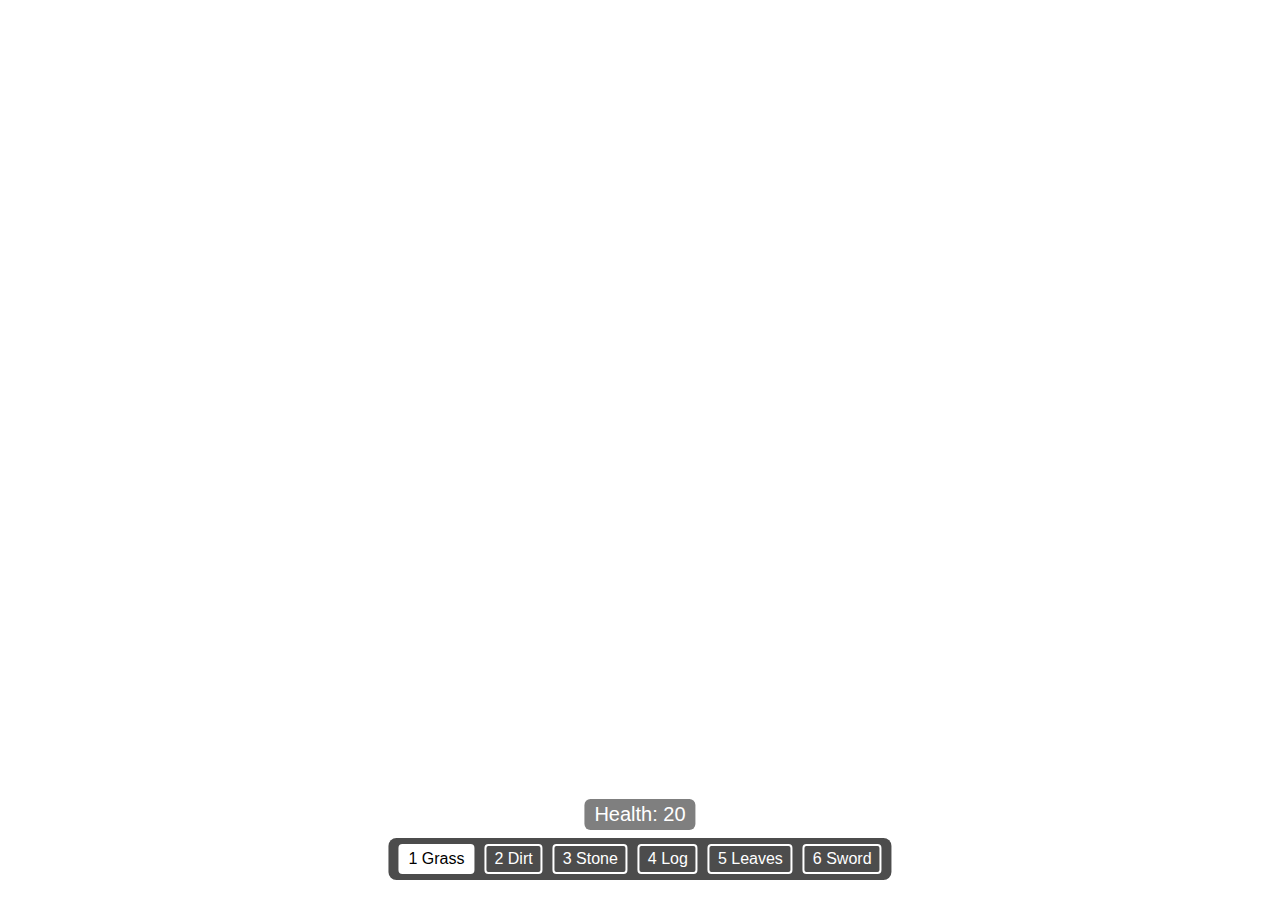
<file: games/webcraft/index.html>
<!DOCTYPE html>
<html>
  <head>
    <meta charset="UTF-8" />
    <title>Minecraft 3D</title>
    <style>
      html,
      body {
        margin: 0;
        overflow: hidden;
        height: 100%;
      }
      canvas {
        width: 100%;
        height: 100%;
        display: block;
      }
      #crosshair {
        position: absolute;
        top: 50%;
        left: 50%;
        transform: translate(-50%, -50%);
        font-size: 24px;
        color: white;
        z-index: 10;
        pointer-events: none;
      }
      #hotbar {
        position: absolute;
        bottom: 20px;
        left: 50%;
        transform: translateX(-50%);
        background: rgba(0, 0, 0, 0.7);
        padding: 6px 10px;
        border-radius: 8px;
        display: flex;
        gap: 10px;
        z-index: 10;
        font-family: sans-serif;
      }
      .hotbar-slot {
        color: white;
        font-size: 16px;
        padding: 4px 8px;
        border: 2px solid white;
        border-radius: 4px;
      }
      .active {
        background: white;
        color: black;
      }
      #health {
        position: absolute;
        bottom: 70px;
        left: 50%;
        transform: translateX(-50%);
        font-size: 20px;
        color: white;
        font-family: sans-serif;
        background: rgba(0, 0, 0, 0.5);
        padding: 4px 10px;
        border-radius: 6px;
        z-index: 10;
      }
      #damageOverlay {
        position: absolute;
        top: 0;
        left: 0;
        width: 100%;
        height: 100%;
        background: rgba(255, 0, 0, 0.3);
        z-index: 9;
        display: none;
      }
    </style>
  </head>
  <body>
    <div id="crosshair">+</div>
    <div id="health">Health: 20</div>
    <div id="damageOverlay"></div>
    <div id="hotbar">
      <div class="hotbar-slot active" data-type="grass">1 Grass</div>
      <div class="hotbar-slot" data-type="dirt">2 Dirt</div>
      <div class="hotbar-slot" data-type="stone">3 Stone</div>
      <div class="hotbar-slot" data-type="log">4 Log</div>
      <div class="hotbar-slot" data-type="leaves">5 Leaves</div>
      <div class="hotbar-slot" data-type="sword">6 Sword</div>
    </div>
    <canvas id="renderCanvas"></canvas>

    <script src="https://cdn.babylonjs.com/babylon.js"></script>
    <script>
      function createSword(scene) {
        const sword = new BABYLON.TransformNode("sword", scene);

        // Blade
        const blade = BABYLON.MeshBuilder.CreateBox(
          "blade",
          { height: 0.6, width: 0.05, depth: 0.1 },
          scene
        );
        blade.material = materials.sword;
        blade.parent = sword;
        blade.position.y = 0.3;

        // Hilt
        const hilt = BABYLON.MeshBuilder.CreateBox(
          "hilt",
          { height: 0.2, width: 0.1, depth: 0.1 },
          scene
        );
        hilt.material = materials.sword;
        hilt.parent = sword;
        hilt.position.y = -0.1;

        // Crossguard
        const guard = BABYLON.MeshBuilder.CreateBox(
          "guard",
          { height: 0.05, width: 0.3, depth: 0.1 },
          scene
        );
        guard.material = materials.sword;
        guard.parent = sword;
        guard.position.y = 0.05;

        return sword;
      }

      const canvas = document.getElementById("renderCanvas");
      const engine = new BABYLON.Engine(canvas, true);
      const scene = new BABYLON.Scene(engine);
      scene.gravity = new BABYLON.Vector3(0, -0.2, 0);
      scene.collisionsEnabled = true;
      scene.clearColor = new BABYLON.Color3(0.5, 0.8, 1);

      const camera = new BABYLON.UniversalCamera(
        "camera",
        new BABYLON.Vector3(0, 5, 0),
        scene
      );
      camera.attachControl(canvas, true);
      camera.speed = 0.5;
      camera.applyGravity = false;
      camera.checkCollisions = true;
      camera.ellipsoid = new BABYLON.Vector3(0.5, 1, 0.5);
      camera.minZ = 0.2;

      camera.keysUp.push(87);
      camera.keysDown.push(83);
      camera.keysLeft.push(65);
      camera.keysRight.push(68);
      camera.inputs.attached.mouse.angularSensibility = 5000;
      canvas.addEventListener("click", () => canvas.requestPointerLock());

      const light = new BABYLON.HemisphericLight(
        "light",
        new BABYLON.Vector3(1, 1, 0),
        scene
      );

      const materials = {};
      const colors = {
        grass: [0.2, 0.8, 0.2],
        dirt: [0.55, 0.27, 0.07],
        stone: [0.5, 0.5, 0.5],
        log: [0.4, 0.2, 0],
        leaves: [0.1, 0.6, 0.1],
        zombie: [0.2, 0.4, 0.2],
        sword: [0.9, 0.9, 0.9],
      };

      for (let key in colors) {
        const mat = new BABYLON.StandardMaterial(key, scene);
        mat.diffuseColor = new BABYLON.Color3(...colors[key]);
        materials[key] = mat;
      }

      const blocks = {};
      const createBlock = (x, y, z, type) => {
        const box = BABYLON.MeshBuilder.CreateBox("block", { size: 1 }, scene);
        box.position.set(x, y, z);
        box.material = materials[type];
        box.checkCollisions = true;
        blocks[`${x},${y},${z}`] = box;
      };

      const worldSize = 20;
      for (let x = -worldSize; x <= worldSize; x++) {
        for (let z = -worldSize; z <= worldSize; z++) {
          createBlock(x, 0, z, "grass");
          createBlock(x, -1, z, "dirt");
        }
      }

      const placeTree = (x, z) => {
        for (let y = 1; y <= 4; y++) createBlock(x, y, z, "log");
        for (let dx = -1; dx <= 1; dx++) {
          for (let dz = -1; dz <= 1; dz++) {
            for (let dy = 0; dy <= 1; dy++) {
              if (!(dx === 0 && dz === 0 && dy === 0)) {
                createBlock(x + dx, 4 + dy, z + dz, "leaves");
              }
            }
          }
        }
      };
      for (let i = 0; i < 20; i++)
        placeTree(
          Math.floor(Math.random() * 40 - 20),
          Math.floor(Math.random() * 40 - 20)
        );

      let selectedBlockType = "grass";
      const slots = document.querySelectorAll(".hotbar-slot");
      window.addEventListener("keydown", (e) => {
        const n = parseInt(e.key);
        if (n >= 1 && n <= 6) {
          selectedBlockType = slots[n - 1].dataset.type;
          slots.forEach((s) => s.classList.remove("active"));
          slots[n - 1].classList.add("active");
          swordMesh.setEnabled(selectedBlockType === "sword");
        }
      });

      let yVelocity = 0;
      const GRAVITY = -0.03;
      const JUMP_FORCE = 0.3;
      let isOnGround = false;
      let pendingJump = false;

      window.addEventListener("keydown", (e) => {
        if (e.code === "Space") pendingJump = true;
      });

      let health = 20;
      const healthDisplay = document.getElementById("health");
      const damageOverlay = document.getElementById("damageOverlay");

      const updateHealthDisplay = () => {
        healthDisplay.textContent = `Health: ${health}`;
      };

      const showDamageEffect = () => {
        damageOverlay.style.display = "block";
        setTimeout(() => {
          damageOverlay.style.display = "none";
        }, 200);
      };

      const gameOver = () => {
        alert("You died! Restarting game...");
        location.reload();
      };

      scene.registerBeforeRender(() => {
        const origin = camera.position.clone();
        origin.y -= 1.0;
        const ray = new BABYLON.Ray(origin, new BABYLON.Vector3(0, -1, 0), 1.0);
        const hit = scene.pickWithRay(ray, (mesh) => mesh.checkCollisions);
        isOnGround = hit.hit;

        if (pendingJump && isOnGround) {
          yVelocity = JUMP_FORCE;
          pendingJump = false;
        }

        if (!isOnGround) yVelocity += GRAVITY;
        else if (yVelocity < 0) yVelocity = 0;

        camera.position.y += yVelocity;

        zombies.forEach((zombie) => {
          const direction = camera.position.subtract(zombie.position);
          const distance = direction.length();
          if (distance > 0.5) {
            direction.normalize();
            zombie.moveWithCollisions(direction.scale(0.02));
          }

          if (distance < 1.5 && zombie._canAttack !== false) {
            health -= 4;
            updateHealthDisplay();
            showDamageEffect();
            if (health <= 0) gameOver();
            zombie._canAttack = false;
            setTimeout(() => (zombie._canAttack = true), 1000);
          }
        });
      });

      const swordMesh = createSword(scene);
      swordMesh.parent = camera;
      swordMesh.position = new BABYLON.Vector3(0.3, -0.3, 1.2);
      swordMesh.rotation = new BABYLON.Vector3(0, 0.5, 0.1);
      swordMesh.setEnabled(false);

      scene.onPointerDown = function (evt) {
        if (selectedBlockType === "sword") {
          const ray = camera.getForwardRay(4);
          const hit = scene.pickWithRay(ray, (mesh) => mesh.name === "zombie");
          if (hit.hit && hit.pickedMesh.health !== undefined) {
            hit.pickedMesh.health -= 4;

            // Flash red
            const originalColor = hit.pickedMesh.material.diffuseColor.clone();
            hit.pickedMesh.material.diffuseColor = new BABYLON.Color3(1, 0, 0);
            setTimeout(() => {
              if (hit.pickedMesh && hit.pickedMesh.material)
                hit.pickedMesh.material.diffuseColor = originalColor;
            }, 100);

            // Remove if dead
            if (hit.pickedMesh.health <= 0) {
              zombies.splice(zombies.indexOf(hit.pickedMesh), 1);
              hit.pickedMesh.dispose();
            }
          }
          return;
        }

        // Place/break block logic (unchanged)
        const ray = camera.getForwardRay(8);
        const hit = scene.pickWithRay(ray, (mesh) => mesh.name === "block");
        if (hit.hit) {
          const pos = hit.pickedMesh.position;
          const normal = hit.getNormal(true);
          const distance = BABYLON.Vector3.Distance(camera.position, pos);
          if (evt.button === 0) {
            hit.pickedMesh.dispose();
            delete blocks[`${pos.x},${pos.y},${pos.z}`];
          } else if (evt.button === 2 && distance <= 8) {
            const x = Math.round(pos.x + normal.x);
            const y = Math.round(pos.y + normal.y);
            const z = Math.round(pos.z + normal.z);
            const key = `${x},${y},${z}`;
            if (!blocks[key]) createBlock(x, y, z, selectedBlockType);
          }
        }
      };

      canvas.addEventListener("contextmenu", (e) => e.preventDefault());

      const zombies = [];
      const spawnZombie = () => {
        const x = Math.floor(Math.random() * 40 - 20);
        const z = Math.floor(Math.random() * 40 - 20);
        const zombie = BABYLON.MeshBuilder.CreateBox(
          "zombie",
          { size: 1 },
          scene
        );
        zombie.position.set(x, 1, z);

        // Clone the zombie material
        const zombieMat = new BABYLON.StandardMaterial("zombieMat", scene);
        zombieMat.diffuseColor = new BABYLON.Color3(...colors.zombie);
        zombie.material = zombieMat;

        zombie.checkCollisions = true;
        zombie.health = 10;
        zombies.push(zombie);
      };

      setInterval(spawnZombie, 3000);

      engine.runRenderLoop(() => scene.render());
      window.addEventListener("resize", () => engine.resize());
    </script>
  </body>
</html>
</file>
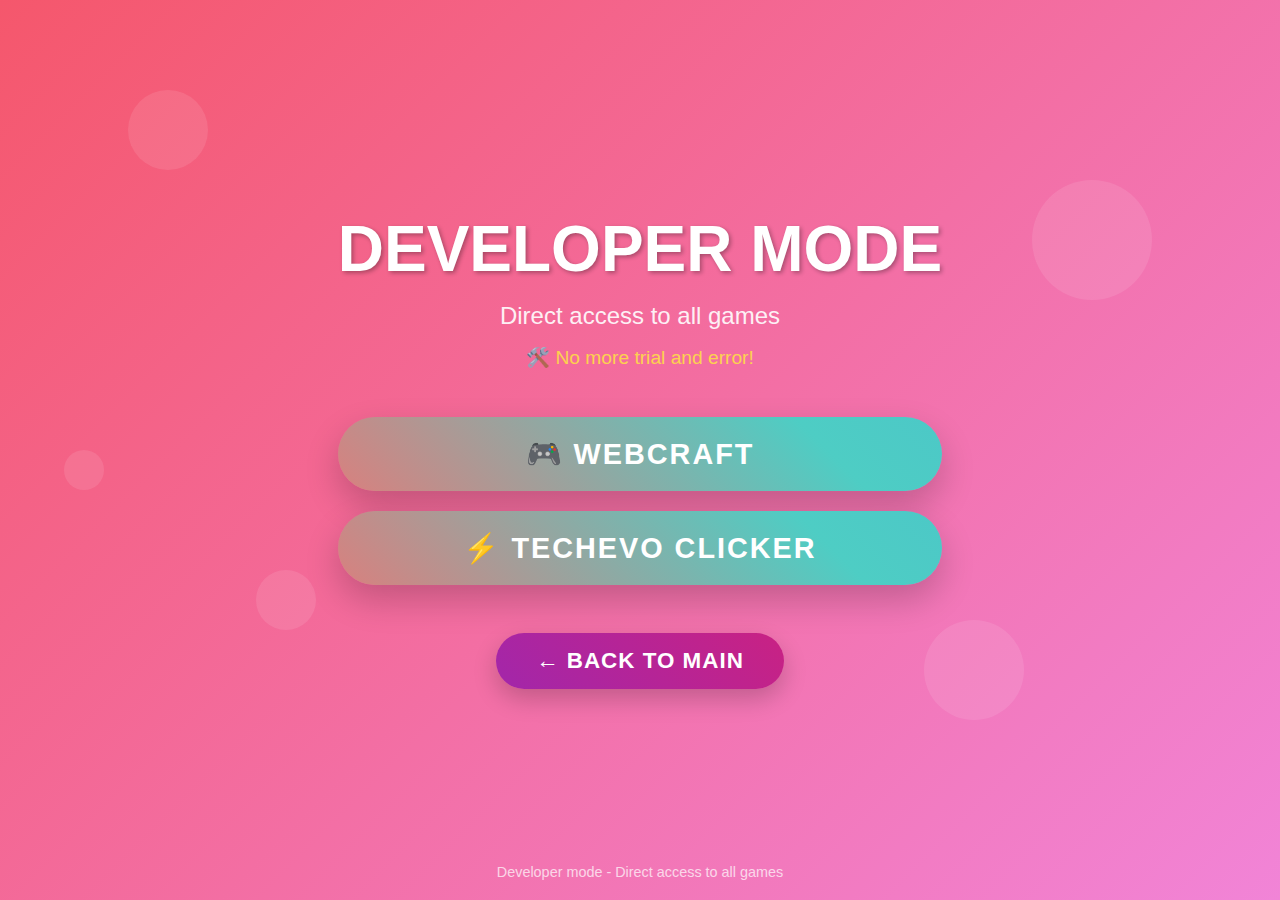
<file: dev.html>
<!DOCTYPE html>
<html lang="en">
  <head>
    <meta charset="UTF-8" />
    <meta name="viewport" content="width=device-width, initial-scale=1.0" />
    <title>Boring Website - Developer Mode</title>
    <style>
      * {
        margin: 0;
        padding: 0;
        box-sizing: border-box;
      }

      body {
        font-family: "Segoe UI", Tahoma, Geneva, Verdana, sans-serif;
        background: linear-gradient(-45deg, #667eea, #764ba2, #f093fb, #f5576c);
        background-size: 400% 400%;
        animation: gradientShift 15s ease infinite;
        min-height: 100vh;
        display: flex;
        justify-content: center;
        align-items: center;
        overflow: hidden;
        color: white;
      }

      @keyframes gradientShift {
        0% {
          background-position: 0% 50%;
        }
        50% {
          background-position: 100% 50%;
        }
        100% {
          background-position: 0% 50%;
        }
      }

      .container {
        text-align: center;
        z-index: 10;
        position: relative;
      }

      .floating-elements {
        position: absolute;
        top: 0;
        left: 0;
        width: 100%;
        height: 100%;
        overflow: hidden;
        z-index: 1;
      }

      .floating-element {
        position: absolute;
        background: rgba(255, 255, 255, 0.1);
        border-radius: 50%;
        animation: float 6s ease-in-out infinite;
      }

      @keyframes float {
        0%,
        100% {
          transform: translateY(0px) rotate(0deg);
        }
        50% {
          transform: translateY(-20px) rotate(180deg);
        }
      }

      h1 {
        font-size: 4rem;
        font-weight: 700;
        margin-bottom: 1rem;
        text-shadow: 2px 2px 4px rgba(0, 0, 0, 0.3);
        animation: glow 2s ease-in-out infinite alternate;
      }

      @keyframes glow {
        from {
          text-shadow: 2px 2px 4px rgba(0, 0, 0, 0.3),
            0 0 20px rgba(255, 255, 255, 0.3);
        }
        to {
          text-shadow: 2px 2px 4px rgba(0, 0, 0, 0.3),
            0 0 30px rgba(255, 255, 255, 0.6);
        }
      }

      .subtitle {
        font-size: 1.5rem;
        margin-bottom: 1rem;
        opacity: 0.9;
        font-weight: 300;
      }

      .dev-subtitle {
        font-size: 1.2rem;
        margin-bottom: 3rem;
        opacity: 0.8;
        font-weight: 300;
        color: #ffeb3b;
      }

      .games-container {
        display: flex;
        flex-direction: column;
        gap: 20px;
        margin-bottom: 2rem;
      }

      .game-button {
        background: linear-gradient(45deg, #ff6b6b, #4ecdc4, #45b7d1, #96ceb4);
        background-size: 300% 300%;
        border: none;
        padding: 20px 50px;
        font-size: 1.8rem;
        font-weight: 600;
        color: white;
        border-radius: 50px;
        cursor: pointer;
        box-shadow: 0 15px 35px rgba(0, 0, 0, 0.2);
        transition: all 0.3s ease;
        animation: buttonGradient 3s ease infinite;
        text-transform: uppercase;
        letter-spacing: 2px;
        min-width: 300px;
      }

      @keyframes buttonGradient {
        0% {
          background-position: 0% 50%;
        }
        50% {
          background-position: 100% 50%;
        }
        100% {
          background-position: 0% 50%;
        }
      }

      .game-button:hover {
        transform: translateY(-5px) scale(1.05);
        box-shadow: 0 25px 50px rgba(0, 0, 0, 0.3);
      }

      .game-button:active {
        transform: translateY(-2px) scale(1.02);
      }

      .back-button {
        background: linear-gradient(45deg, #9c27b0, #e91e63);
        background-size: 200% 200%;
        border: none;
        padding: 15px 40px;
        font-size: 1.4rem;
        font-weight: 600;
        color: white;
        border-radius: 50px;
        cursor: pointer;
        box-shadow: 0 10px 25px rgba(0, 0, 0, 0.2);
        transition: all 0.3s ease;
        animation: buttonGradient 3s ease infinite;
        text-transform: uppercase;
        letter-spacing: 1px;
        margin-top: 1rem;
      }

      .back-button:hover {
        transform: translateY(-3px) scale(1.05);
        box-shadow: 0 15px 35px rgba(0, 0, 0, 0.3);
      }

      .footer {
        position: absolute;
        bottom: 20px;
        left: 50%;
        transform: translateX(-50%);
        font-size: 0.9rem;
        opacity: 0.7;
      }

      @media (max-width: 768px) {
        h1 {
          font-size: 2.5rem;
        }
        .subtitle {
          font-size: 1.2rem;
        }
        .dev-subtitle {
          font-size: 1rem;
        }
        .game-button {
          padding: 15px 30px;
          font-size: 1.4rem;
          min-width: 250px;
        }
        .back-button {
          padding: 12px 30px;
          font-size: 1.2rem;
        }
      }
    </style>
  </head>
  <body>
    <div class="floating-elements">
      <div
        class="floating-element"
        style="
          width: 80px;
          height: 80px;
          top: 10%;
          left: 10%;
          animation-delay: 0s;
        "
      ></div>
      <div
        class="floating-element"
        style="
          width: 120px;
          height: 120px;
          top: 20%;
          right: 10%;
          animation-delay: 2s;
        "
      ></div>
      <div
        class="floating-element"
        style="
          width: 60px;
          height: 60px;
          bottom: 30%;
          left: 20%;
          animation-delay: 4s;
        "
      ></div>
      <div
        class="floating-element"
        style="
          width: 100px;
          height: 100px;
          bottom: 20%;
          right: 20%;
          animation-delay: 1s;
        "
      ></div>
      <div
        class="floating-element"
        style="
          width: 40px;
          height: 40px;
          top: 50%;
          left: 5%;
          animation-delay: 3s;
        "
      ></div>
    </div>

    <div class="container">
      <h1>DEVELOPER MODE</h1>
      <p class="subtitle">Direct access to all games</p>
      <p class="dev-subtitle">🛠️ No more trial and error!</p>

      <div class="games-container" id="games-container">
        <!-- Game buttons will be dynamically generated here -->
      </div>

      <button class="back-button" onclick="goBack()">← BACK TO MAIN</button>
    </div>

    <div class="footer">
      <p>Developer mode - Direct access to all games</p>
    </div>

    <script type="module">
      // Import the list of games from links.js
      import { boredomCures } from "./links.js";

      // Function to generate game buttons dynamically
      function generateGameButtons() {
        const gamesContainer = document.getElementById("games-container");

        boredomCures.forEach((game) => {
          const button = document.createElement("button");
          button.className = "game-button";
          button.onclick = () => openGame(game.url);

          // Use the icon from the game data, fallback to default if not provided
          const icon = game.icon || "🎯";

          button.innerHTML = `${icon} ${game.name.toUpperCase()}`;
          gamesContainer.appendChild(button);
        });
      }

      function openGame(gameUrl) {
        window.open(gameUrl, "_blank");
      }

      function goBack() {
        window.location.href = "./index.html";
      }

      // Make goBack function available globally
      window.goBack = goBack;

      // Generate game buttons when the page loads
      document.addEventListener("DOMContentLoaded", generateGameButtons);

      // Add some interactive sparkle effects
      document.addEventListener("mousemove", (e) => {
        if (Math.random() > 0.9) {
          createSparkle(e.clientX, e.clientY);
        }
      });

      function createSparkle(x, y) {
        const sparkle = document.createElement("div");
        sparkle.style.position = "absolute";
        sparkle.style.left = x + "px";
        sparkle.style.top = y + "px";
        sparkle.style.width = "4px";
        sparkle.style.height = "4px";
        sparkle.style.background = "white";
        sparkle.style.borderRadius = "50%";
        sparkle.style.pointerEvents = "none";
        sparkle.style.zIndex = "1000";
        sparkle.style.animation = "sparkle 1s ease-out forwards";

        document.body.appendChild(sparkle);

        setTimeout(() => {
          sparkle.remove();
        }, 1000);
      }

      // Add sparkle animation
      const style = document.createElement("style");
      style.textContent = `
            @keyframes sparkle {
                0% { opacity: 1; transform: scale(0) rotate(0deg); }
                50% { opacity: 1; transform: scale(1) rotate(180deg); }
                100% { opacity: 0; transform: scale(0) rotate(360deg); }
            }
        `;
      document.head.appendChild(style);
    </script>
  </body>
</html>
</file>
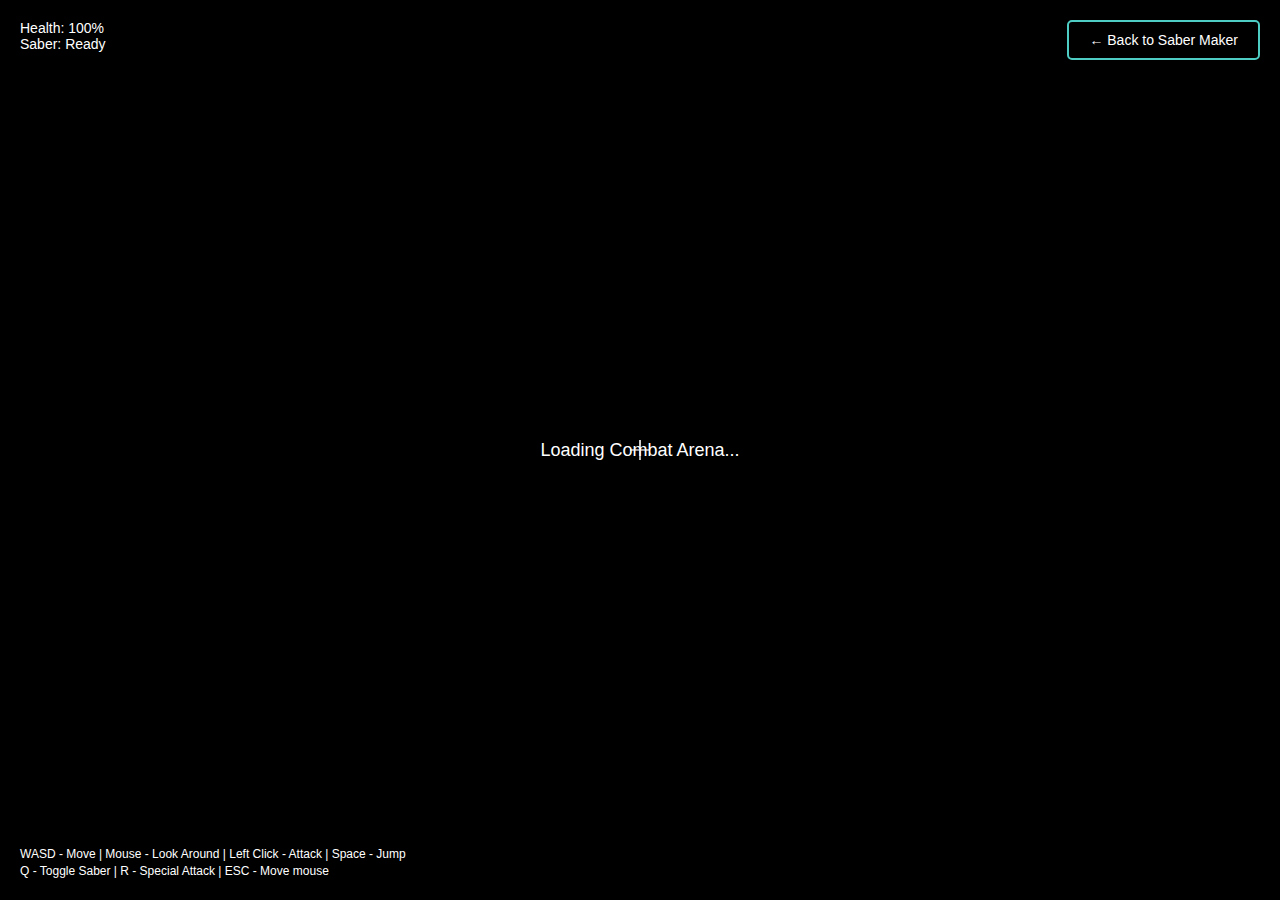
<file: games/saber_maker/combat.html>
<!DOCTYPE html>
<html lang="en">
	<head>
		<meta charset="UTF-8" />
		<meta name="viewport" content="width=device-width, initial-scale=1.0" />
		<title>Lightsaber Combat - First Person</title>
		<style>
			body {
				margin: 0;
				padding: 0;
				overflow: hidden;
				background: #000;
				font-family: "Arial", sans-serif;
			}

			#gameCanvas {
				width: 100%;
				height: 100vh;
				display: block;
			}

			#ui {
				position: absolute;
				top: 20px;
				left: 20px;
				color: white;
				z-index: 100;
				font-size: 14px;
				text-shadow: 2px 2px 4px rgba(0, 0, 0, 0.8);
			}

			#crosshair {
				position: absolute;
				top: 50%;
				left: 50%;
				transform: translate(-50%, -50%);
				width: 20px;
				height: 20px;
				z-index: 100;
				pointer-events: none;
			}

			#crosshair::before,
			#crosshair::after {
				content: "";
				position: absolute;
				background: rgba(255, 255, 255, 0.8);
			}

			#crosshair::before {
				width: 2px;
				height: 20px;
				left: 50%;
				transform: translateX(-50%);
			}

			#crosshair::after {
				width: 20px;
				height: 2px;
				top: 50%;
				transform: translateY(-50%);
			}

			#instructions {
				position: absolute;
				bottom: 20px;
				left: 20px;
				color: white;
				z-index: 100;
				font-size: 12px;
				text-shadow: 2px 2px 4px rgba(0, 0, 0, 0.8);
				line-height: 1.4;
			}

			#backButton {
				position: absolute;
				top: 20px;
				right: 20px;
				padding: 10px 20px;
				background: rgba(0, 0, 0, 0.7);
				color: white;
				border: 2px solid #4ecdc4;
				border-radius: 5px;
				cursor: pointer;
				font-size: 14px;
				text-decoration: none;
				transition: all 0.3s ease;
				z-index: 100;
			}

			#backButton:hover {
				background: rgba(78, 205, 196, 0.2);
				box-shadow: 0 0 10px rgba(78, 205, 196, 0.5);
			}

			#loading {
				position: absolute;
				top: 50%;
				left: 50%;
				transform: translate(-50%, -50%);
				color: white;
				font-size: 18px;
				z-index: 100;
				text-shadow: 2px 2px 4px rgba(0, 0, 0, 0.8);
			}
		</style>
	</head>
	<body>
		<canvas id="gameCanvas"></canvas>

		<div id="crosshair"></div>

		<div id="ui">
			<div>Health: <span id="health">100</span>%</div>
			<div>Saber: <span id="saberStatus">Ready</span></div>
		</div>

		<div id="instructions">
			WASD - Move | Mouse - Look Around | Left Click - Attack | Space - Jump<br />
			Q - Toggle Saber | R - Special Attack | ESC - Move mouse
		</div>

		<a href="index.html" id="backButton">← Back to Saber Maker</a>

		<div id="loading">Loading Combat Arena...</div>

		<!-- Babylon.js -->
		<script src="https://cdn.babylonjs.com/babylon.js"></script>
		<script src="https://cdn.babylonjs.com/materialsLibrary/babylonjs.materials.min.js"></script>
		<script src="https://cdn.babylonjs.com/postProcessesLibrary/babylonjs.postProcess.min.js"></script>

		<!-- Include SaberDrawer for creating the custom saber -->
		<script src="saber-drawer.js"></script>

		<!-- Combat game logic -->
		<script src="combat.js"></script>
	</body>
</html>
</file>
<file: games/TechEvo Clicker/styles.css>
* {
  margin: 0;
  padding: 0;
  box-sizing: border-box;
}

.reset-button {
  position: fixed;
  top: 15px;
  left: 15px;
  width: 40px;
  height: 40px;
  background: linear-gradient(45deg, #ff6b6b, #e55039);
  border: none;
  border-radius: 50%;
  color: white;
  font-size: 18px;
  cursor: pointer;
  transition: all 0.3s ease;
  box-shadow: 0 4px 15px rgba(255, 107, 107, 0.3);
  z-index: 1000;
  display: flex;
  align-items: center;
  justify-content: center;
}

.reset-button:hover {
  transform: scale(1.1);
  box-shadow: 0 6px 20px rgba(255, 107, 107, 0.5);
  background: linear-gradient(45deg, #ff8a80, #ff6b6b);
}

.reset-button:active {
  transform: scale(0.95);
}

.privacy-button {
  position: fixed;
  top: 15px;
  left: 65px;
  width: 40px;
  height: 40px;
  background: linear-gradient(45deg, #4ecdc4, #45b7b8);
  border: none;
  border-radius: 50%;
  color: white;
  font-size: 18px;
  cursor: pointer;
  transition: all 0.3s ease;
  box-shadow: 0 4px 15px rgba(78, 205, 196, 0.3);
  z-index: 1000;
  display: flex;
  align-items: center;
  justify-content: center;
}

.privacy-button:hover {
  transform: scale(1.1);
  box-shadow: 0 6px 20px rgba(78, 205, 196, 0.5);
  background: linear-gradient(45deg, #4dd0e1, #4ecdc4);
}

.privacy-button:active {
  transform: scale(0.95);
}

body {
  font-family: "Segoe UI", Tahoma, Geneva, Verdana, sans-serif;
  background: linear-gradient(135deg, #667eea 0%, #764ba2 100%);
  min-height: 100vh;
  display: flex;
  flex-direction: column;
  align-items: center;
  padding: 20px;
  color: white;
}

.game-container {
  max-width: 1200px;
  width: 100%;
  display: grid;
  grid-template-columns: 1fr 400px;
  gap: 20px;
  margin-top: 20px;
}

.main-area {
  background: rgba(255, 255, 255, 0.1);
  backdrop-filter: blur(10px);
  border-radius: 20px;
  padding: 30px;
  text-align: center;
  box-shadow: 0 8px 32px rgba(0, 0, 0, 0.1);
}

.click-area {
  width: 200px;
  height: 200px;
  background: linear-gradient(45deg, #ff6b6b, #4ecdc4);
  border-radius: 50%;
  border: none;
  margin: 20px auto;
  cursor: pointer;
  transition: all 0.1s ease;
  display: flex;
  align-items: center;
  justify-content: center;
  font-size: 48px;
  box-shadow: 0 10px 30px rgba(0, 0, 0, 0.3);
}

.click-area:hover {
  transform: scale(1.05);
  box-shadow: 0 15px 40px rgba(0, 0, 0, 0.4);
}

.click-area:active {
  transform: scale(0.95);
  background: linear-gradient(45deg, #ff8a80, #4dd0e1);
  box-shadow: 0 5px 20px rgba(0, 0, 0, 0.5), 0 0 30px rgba(255, 107, 107, 0.6),
    inset 0 0 20px rgba(255, 255, 255, 0.2);
}

.click-ripple {
  position: absolute;
  border-radius: 50%;
  background: radial-gradient(
    circle,
    rgba(255, 255, 255, 0.6) 0%,
    transparent 70%
  );
  pointer-events: none;
  animation: rippleEffect 0.6s ease-out;
}

@keyframes rippleEffect {
  0% {
    transform: scale(0);
    opacity: 1;
  }
  100% {
    transform: scale(4);
    opacity: 0;
  }
}

.collection-icon {
  position: absolute;
  font-size: 24px;
  pointer-events: none;
  z-index: 1000;
  animation: collectEffect 2s ease-out forwards;
}

@keyframes collectEffect {
  0% {
    transform: translateY(0) scale(1);
    opacity: 1;
  }
  30% {
    transform: translateY(50px) scale(1.1);
    opacity: 1;
  }
  100% {
    transform: translateY(-150px) scale(0.8);
    opacity: 0;
  }
}

@keyframes buttonShake {
  0%,
  100% {
    transform: translateX(0);
  }
  25% {
    transform: translateX(-2px) rotate(-1deg);
  }
  75% {
    transform: translateX(2px) rotate(1deg);
  }
}

.stats {
  background: rgba(255, 255, 255, 0.1);
  backdrop-filter: blur(10px);
  border-radius: 15px;
  padding: 20px;
  margin-bottom: 20px;
}

.upgrades {
  background: rgba(255, 255, 255, 0.1);
  backdrop-filter: blur(10px);
  border-radius: 15px;
  padding: 20px;
  max-height: 600px;
  overflow-y: auto;
}

.upgrade-tabs {
  display: flex;
  margin-bottom: 15px;
  border-radius: 10px;
  background: rgba(255, 255, 255, 0.1);
  overflow: hidden;
}

.tab-button {
  flex: 1;
  padding: 12px 20px;
  background: transparent;
  border: none;
  color: rgba(255, 255, 255, 0.7);
  cursor: pointer;
  transition: all 0.3s ease;
  font-size: 14px;
  font-weight: bold;
}

.tab-button.active {
  background: rgba(255, 255, 255, 0.2);
  color: white;
  box-shadow: 0 2px 8px rgba(0, 0, 0, 0.2);
}

.tab-button:hover:not(.active) {
  background: rgba(255, 255, 255, 0.1);
  color: rgba(255, 255, 255, 0.9);
}

.tab-content {
  display: none;
}

.tab-content.active {
  display: block;
}

.prestige-section {
  text-align: center;
  padding: 20px;
  background: rgba(255, 255, 255, 0.05);
  border-radius: 15px;
  margin-bottom: 20px;
}

.prestige-stats {
  margin-bottom: 20px;
}

.prestige-count {
  font-size: 1.5em;
  color: #feca57;
  margin-bottom: 10px;
  font-weight: bold;
}

.prestige-bonus {
  font-size: 1.2em;
  color: #4ecdc4;
  margin-bottom: 15px;
}

.prestige-button {
  background: linear-gradient(45deg, #feca57, #ff6b6b);
  border: none;
  border-radius: 15px;
  padding: 15px 30px;
  color: white;
  font-size: 16px;
  font-weight: bold;
  cursor: pointer;
  transition: all 0.3s ease;
  box-shadow: 0 4px 15px rgba(254, 202, 87, 0.3);
}

.prestige-button:hover {
  transform: translateY(-2px);
  box-shadow: 0 6px 20px rgba(254, 202, 87, 0.4);
}

.prestige-button:disabled {
  opacity: 0.5;
  cursor: not-allowed;
  transform: none;
  box-shadow: 0 4px 15px rgba(254, 202, 87, 0.1);
}

.prestige-requirement {
  font-size: 14px;
  color: rgba(255, 255, 255, 0.8);
  margin-top: 10px;
}

.upgrade-item {
  background: rgba(255, 255, 255, 0.1);
  border-radius: 10px;
  padding: 15px;
  margin-bottom: 10px;
  cursor: pointer;
  transition: all 0.3s ease;
  border: 2px solid transparent;
}

.upgrade-item:hover {
  background: rgba(255, 255, 255, 0.2);
  border-color: rgba(255, 255, 255, 0.3);
}

.upgrade-item.affordable {
  border-color: #4ecdc4;
  box-shadow: 0 0 10px rgba(78, 205, 196, 0.3);
}

.upgrade-item.unaffordable {
  opacity: 0.5;
  cursor: not-allowed;
}

.upgrade-item.locked {
  opacity: 0.3;
  cursor: not-allowed;
  border-color: #666;
  background: rgba(255, 255, 255, 0.05);
}

.upgrade-item.locked:hover {
  background: rgba(255, 255, 255, 0.05);
  border-color: #666;
  transform: none;
}

.upgrade-item.locked .upgrade-name {
  color: rgba(255, 255, 255, 0.6);
}

.upgrade-item.locked .upgrade-cost {
  color: #ff6b6b;
}

.upgrade-name {
  font-weight: bold;
  font-size: 16px;
  margin-bottom: 5px;
}

.upgrade-description {
  font-size: 12px;
  color: rgba(255, 255, 255, 0.8);
  margin-bottom: 8px;
  line-height: 1.4;
}

.upgrade-cost {
  font-size: 14px;
  color: #4ecdc4;
  font-weight: bold;
}

.upgrade-owned {
  font-size: 12px;
  color: #feca57;
  margin-top: 5px;
}

.upgrade-icons {
  position: relative;
  width: 100%;
  height: 20px;
  margin-top: 8px;
  overflow: hidden;
}

.ownership-icon {
  position: absolute;
  background: linear-gradient(45deg, #4ecdc4, #45b7b8);
  border-radius: 50%;
  display: flex;
  align-items: center;
  justify-content: center;
  font-size: 8px;
  color: white;
  font-weight: bold;
  box-shadow: 0 2px 4px rgba(0, 0, 0, 0.3);
  animation: iconAppear 0.3s ease-out;
}

.ownership-icon.small {
  width: 12px;
  height: 12px;
  font-size: 6px;
}

.ownership-icon.medium {
  width: 16px;
  height: 16px;
  font-size: 8px;
  background: linear-gradient(45deg, #feca57, #ff9ff3);
}

.ownership-icon.large {
  width: 20px;
  height: 20px;
  font-size: 10px;
  background: linear-gradient(45deg, #ff6b6b, #ee5a24);
}

@keyframes iconAppear {
  0% {
    transform: scale(0);
    opacity: 0;
  }
  50% {
    transform: scale(1.2);
  }
  100% {
    transform: scale(1);
    opacity: 1;
  }
}

.more-upgrades-message {
  background: linear-gradient(
    135deg,
    rgba(78, 205, 196, 0.2),
    rgba(254, 202, 87, 0.2)
  );
  border: 2px dashed rgba(255, 255, 255, 0.3);
  border-radius: 10px;
  padding: 15px;
  margin: 20px 0;
  text-align: center;
  font-size: 14px;
  color: rgba(255, 255, 255, 0.9);
  font-style: italic;
  animation: glowPulse 2s ease-in-out infinite alternate;
}

@keyframes glowPulse {
  0% {
    box-shadow: 0 0 5px rgba(78, 205, 196, 0.3);
    border-color: rgba(255, 255, 255, 0.3);
  }
  100% {
    box-shadow: 0 0 15px rgba(254, 202, 87, 0.5);
    border-color: rgba(254, 202, 87, 0.6);
  }
}

h1 {
  text-align: center;
  margin-bottom: 10px;
  font-size: 2.5em;
  text-shadow: 2px 2px 4px rgba(0, 0, 0, 0.3);
}

.subtitle {
  text-align: center;
  margin-bottom: 20px;
  opacity: 0.8;
  font-size: 1.1em;
}

.points-display {
  font-size: 2em;
  font-weight: bold;
  color: #4ecdc4;
  text-shadow: 2px 2px 4px rgba(0, 0, 0, 0.3);
}

.pps-display {
  font-size: 1.2em;
  color: #feca57;
  margin-top: 10px;
}

.era-display {
  margin-top: 15px;
}

.era-name {
  font-size: 1.5em;
  color: #ff6b6b;
  font-weight: bold;
  margin-bottom: 10px;
}

.era-progress-container {
  margin-top: 10px;
}

.era-progress-label {
  font-size: 12px;
  color: rgba(255, 255, 255, 0.8);
  margin-bottom: 5px;
  text-align: center;
}

.era-progress-bar {
  position: relative;
  width: 100%;
  height: 20px;
  background: rgba(0, 0, 0, 0.3);
  border-radius: 10px;
  overflow: hidden;
  border: 2px solid rgba(255, 255, 255, 0.2);
  box-shadow: inset 0 2px 4px rgba(0, 0, 0, 0.3);
}

.era-progress-fill {
  height: 100%;
  background: linear-gradient(45deg, #4ecdc4, #45b7b8, #4ecdc4);
  background-size: 200% 100%;
  border-radius: 8px;
  transition: width 0.5s ease-out;
  animation: progressShimmer 2s ease-in-out infinite;
  box-shadow: 0 0 10px rgba(78, 205, 196, 0.5);
  position: relative;
}

.era-progress-fill.progress-boost {
  animation: progressShimmer 2s ease-in-out infinite,
    progressBoost 0.8s ease-out;
  box-shadow: 0 0 20px rgba(78, 205, 196, 0.8), 0 0 30px rgba(78, 205, 196, 0.4);
}

.era-progress-text {
  position: absolute;
  top: 50%;
  left: 50%;
  transform: translate(-50%, -50%);
  font-size: 11px;
  font-weight: bold;
  color: white;
  text-shadow: 1px 1px 2px rgba(0, 0, 0, 0.8);
  z-index: 10;
}

@keyframes progressShimmer {
  0% {
    background-position: 200% 0;
  }
  100% {
    background-position: -200% 0;
  }
}

@keyframes progressBoost {
  0% {
    transform: scale(1);
  }
  50% {
    transform: scale(1.05);
  }
  100% {
    transform: scale(1);
  }
}

.floating-text {
  position: absolute;
  pointer-events: none;
  font-weight: bold;
  font-size: 24px;
  color: #4ecdc4;
  animation: floatUp 1s ease-out forwards;
  text-shadow: 2px 2px 4px rgba(0, 0, 0, 0.5);
}

@keyframes floatUp {
  0% {
    opacity: 1;
    transform: translateY(0);
  }
  100% {
    opacity: 0;
    transform: translateY(-100px);
  }
}

.privacy-modal {
  position: fixed;
  top: 0;
  left: 0;
  width: 100%;
  height: 100%;
  background: rgba(0, 0, 0, 0.7);
  display: none;
  z-index: 2000;
  align-items: center;
  justify-content: center;
}

.privacy-modal.show {
  display: flex;
}

.privacy-content {
  background: linear-gradient(135deg, #667eea 0%, #764ba2 100%);
  border-radius: 20px;
  padding: 30px;
  max-width: 500px;
  max-height: 80vh;
  overflow-y: auto;
  color: white;
  box-shadow: 0 20px 60px rgba(0, 0, 0, 0.5);
  position: relative;
  margin: 20px;
}

.privacy-close {
  position: absolute;
  top: 15px;
  right: 20px;
  background: none;
  border: none;
  font-size: 24px;
  color: white;
  cursor: pointer;
  width: 30px;
  height: 30px;
  display: flex;
  align-items: center;
  justify-content: center;
  border-radius: 50%;
  transition: background 0.3s ease;
}

.privacy-close:hover {
  background: rgba(255, 255, 255, 0.2);
}

.privacy-content h2 {
  margin-bottom: 20px;
  color: #4ecdc4;
}

.privacy-content p {
  margin-bottom: 15px;
  line-height: 1.6;
}

.privacy-content ul {
  margin-left: 20px;
  margin-bottom: 15px;
}

.privacy-content li {
  margin-bottom: 8px;
  line-height: 1.5;
}

@media (max-width: 768px) {
  .game-container {
    grid-template-columns: 1fr;
    gap: 10px;
  }

  .click-area {
    width: 150px;
    height: 150px;
    font-size: 36px;
  }
}
</file>
